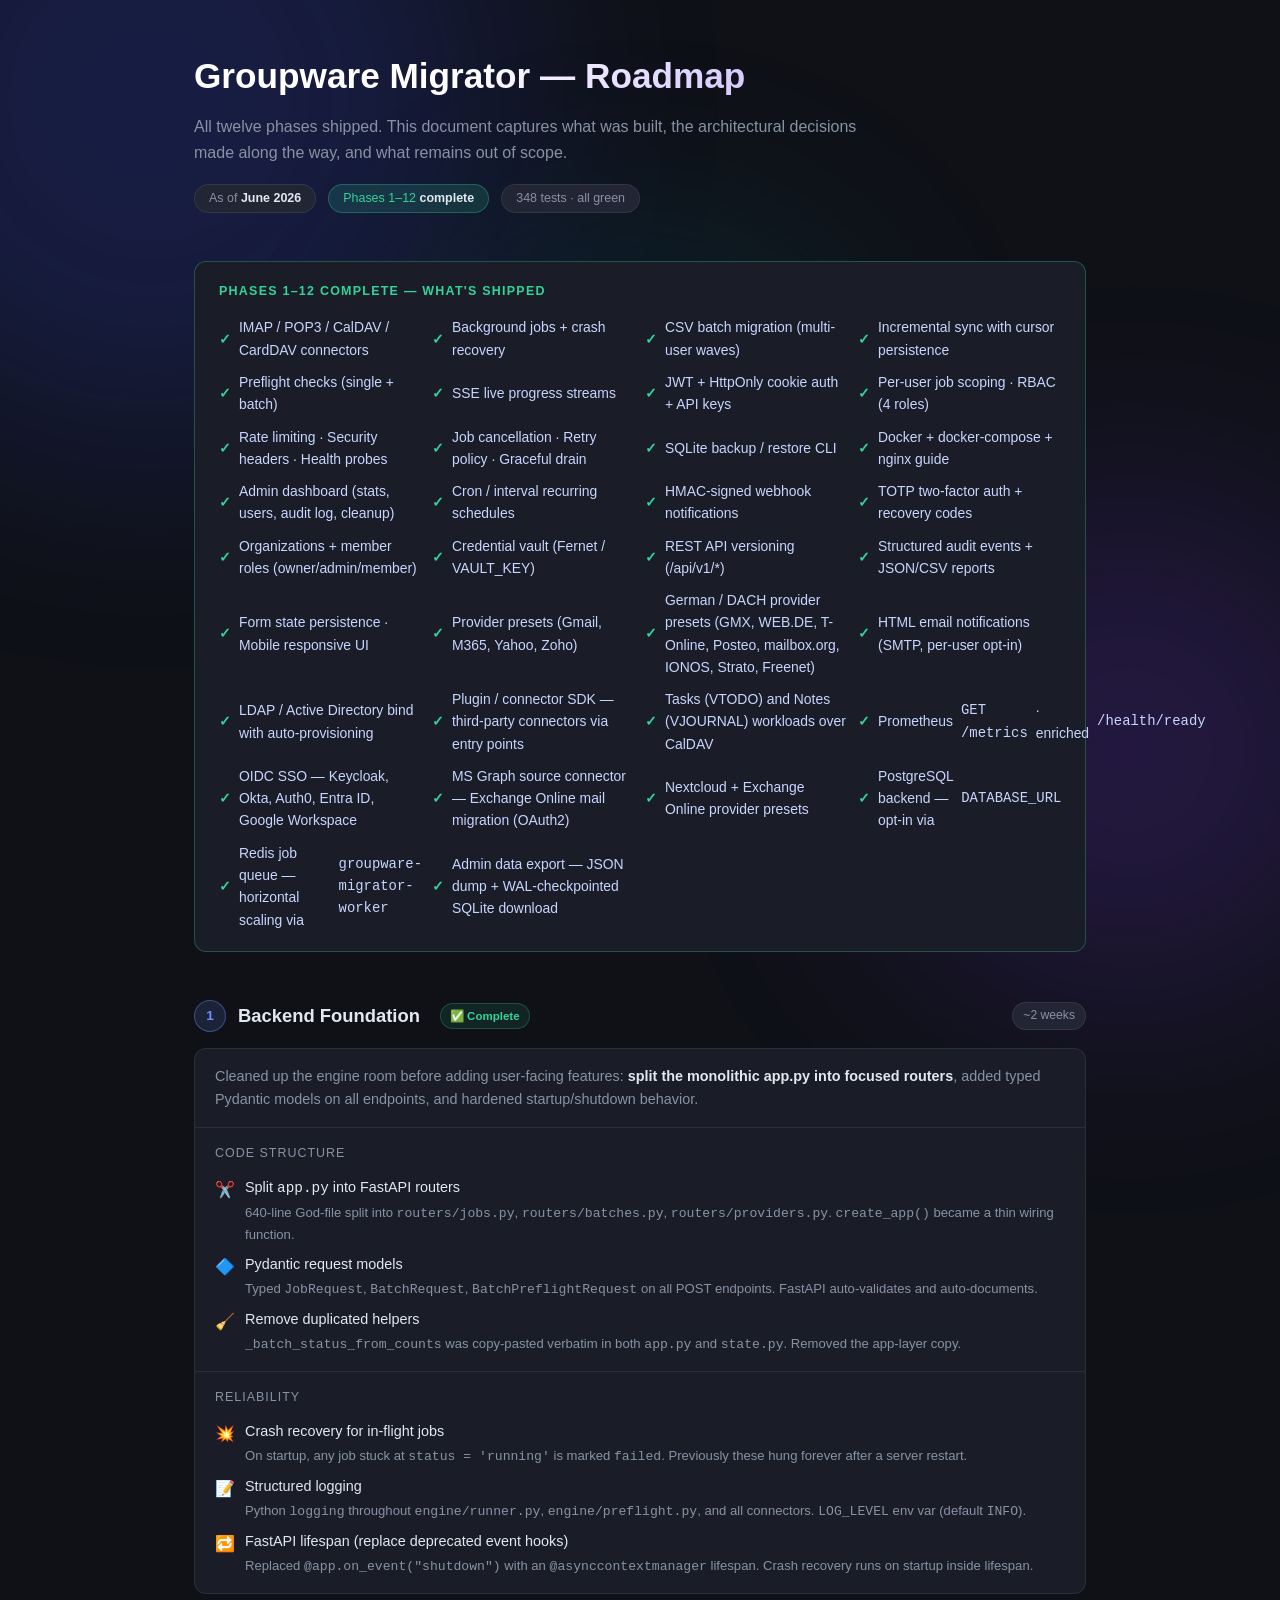
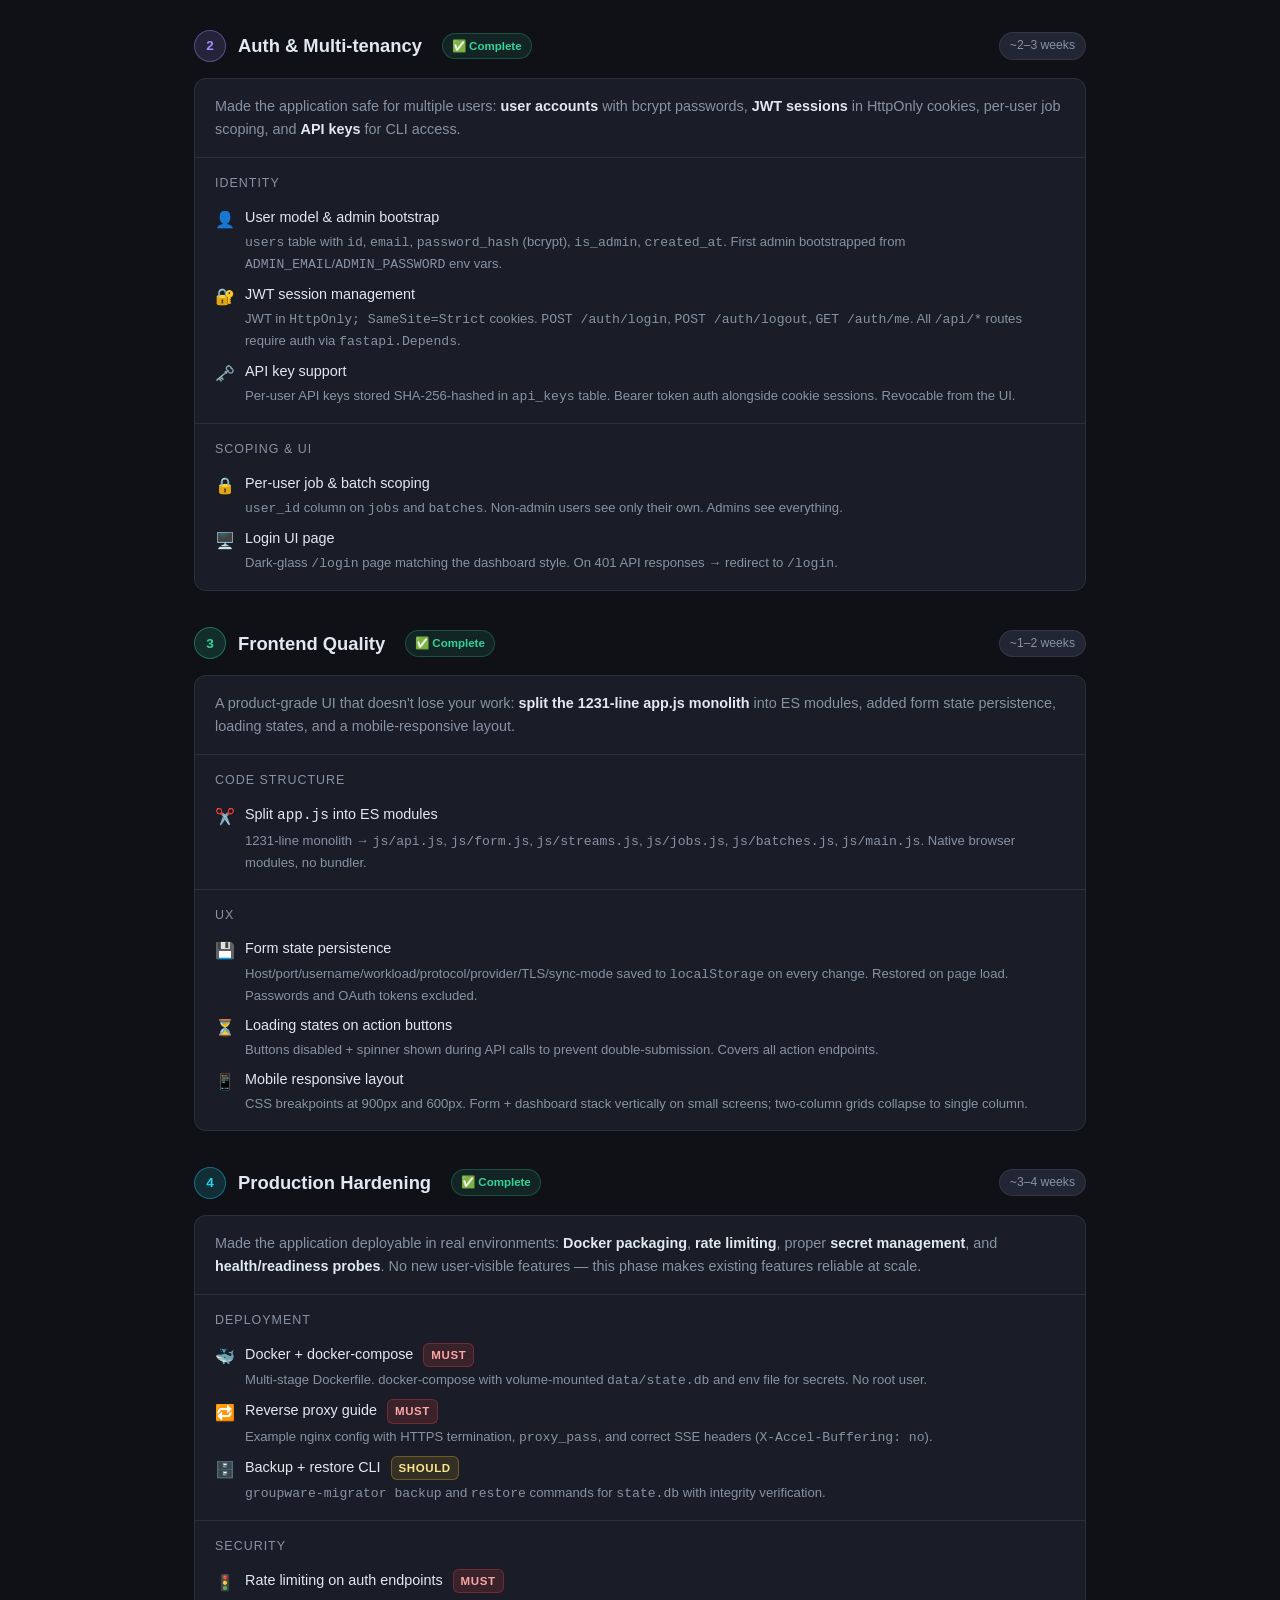
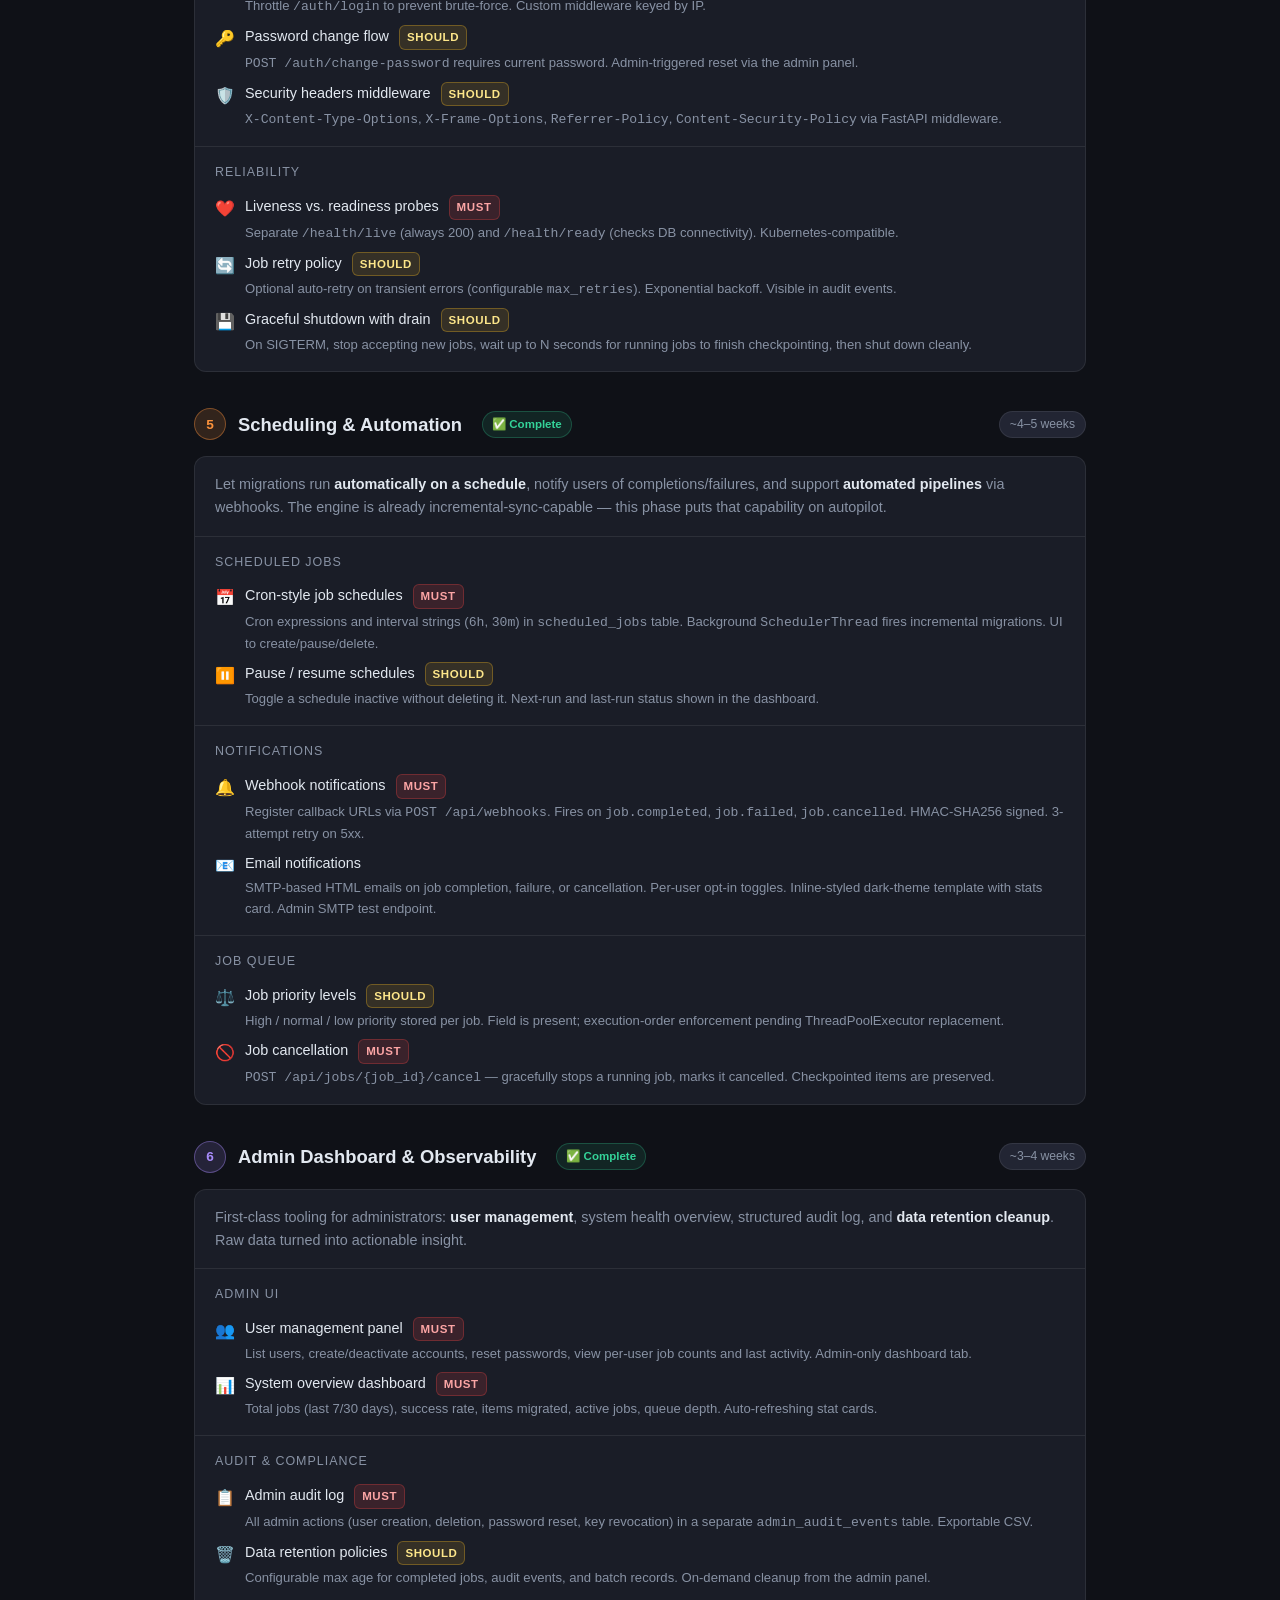
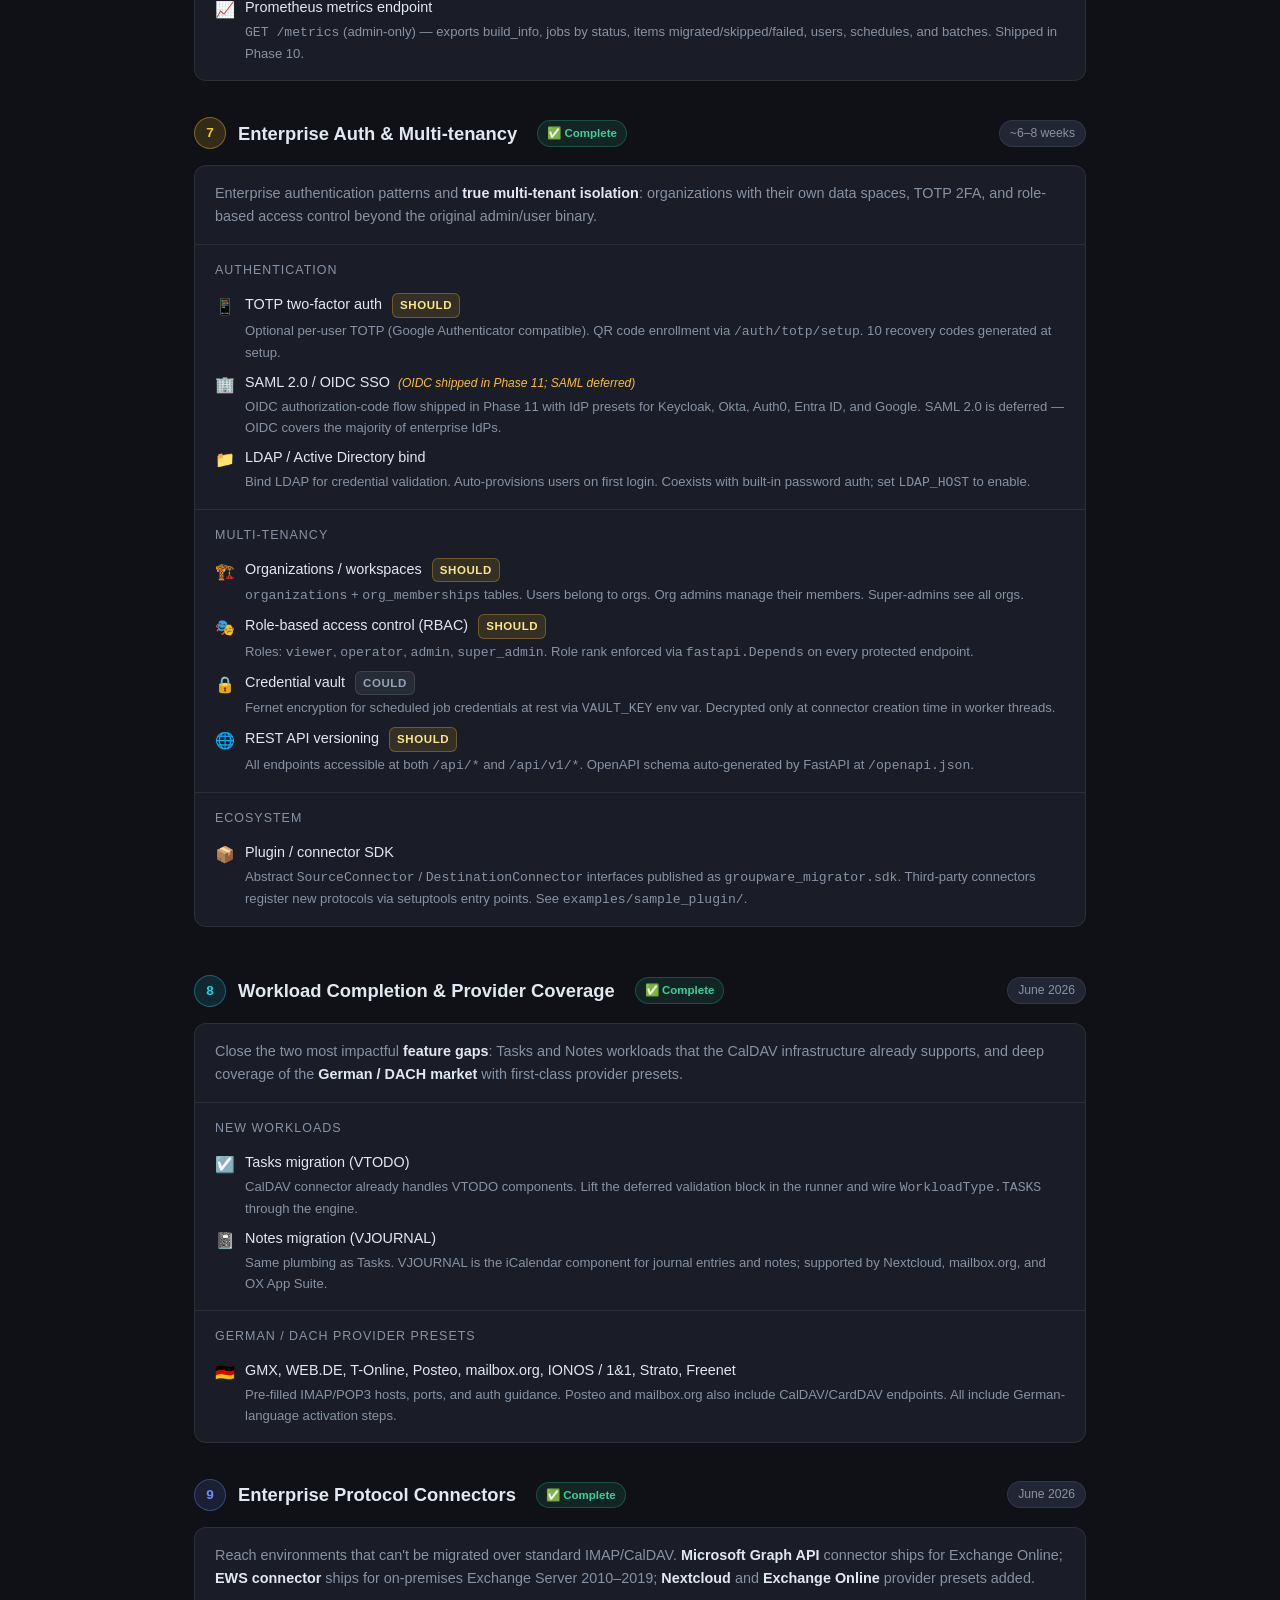
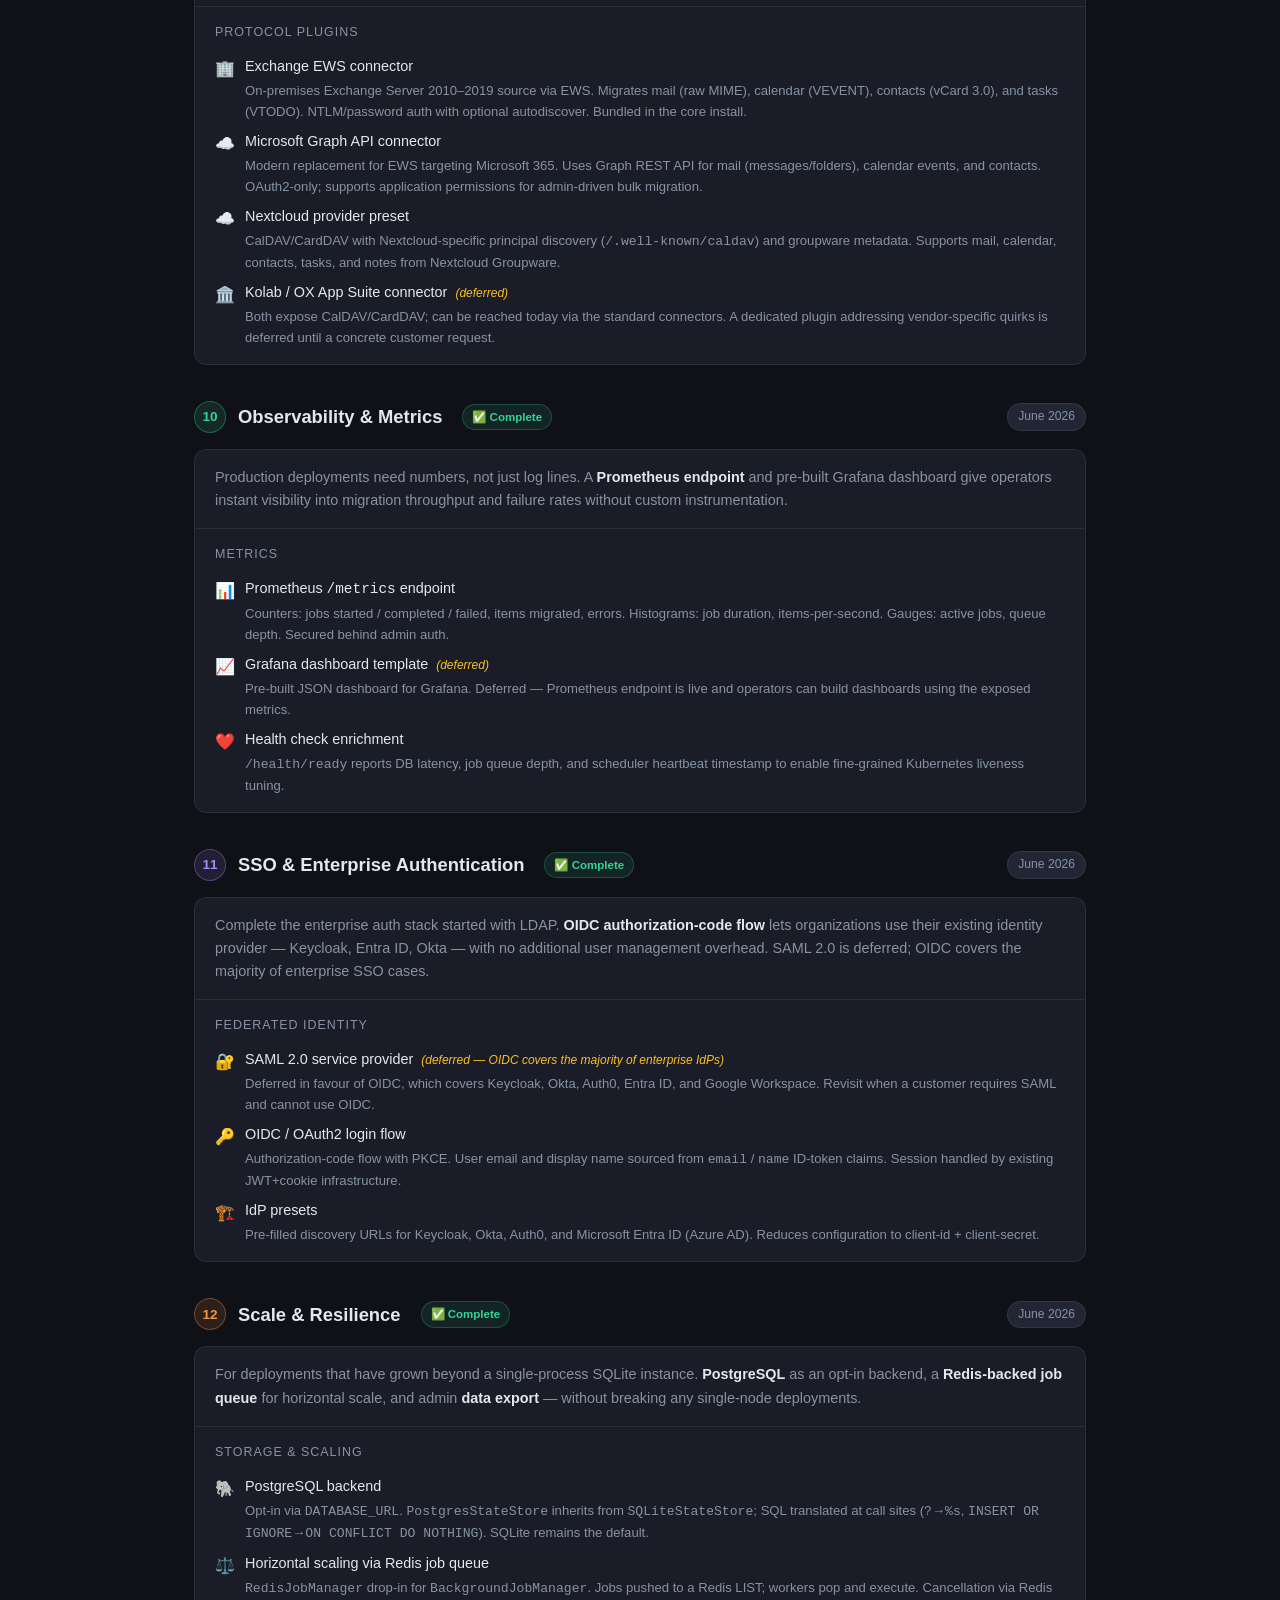
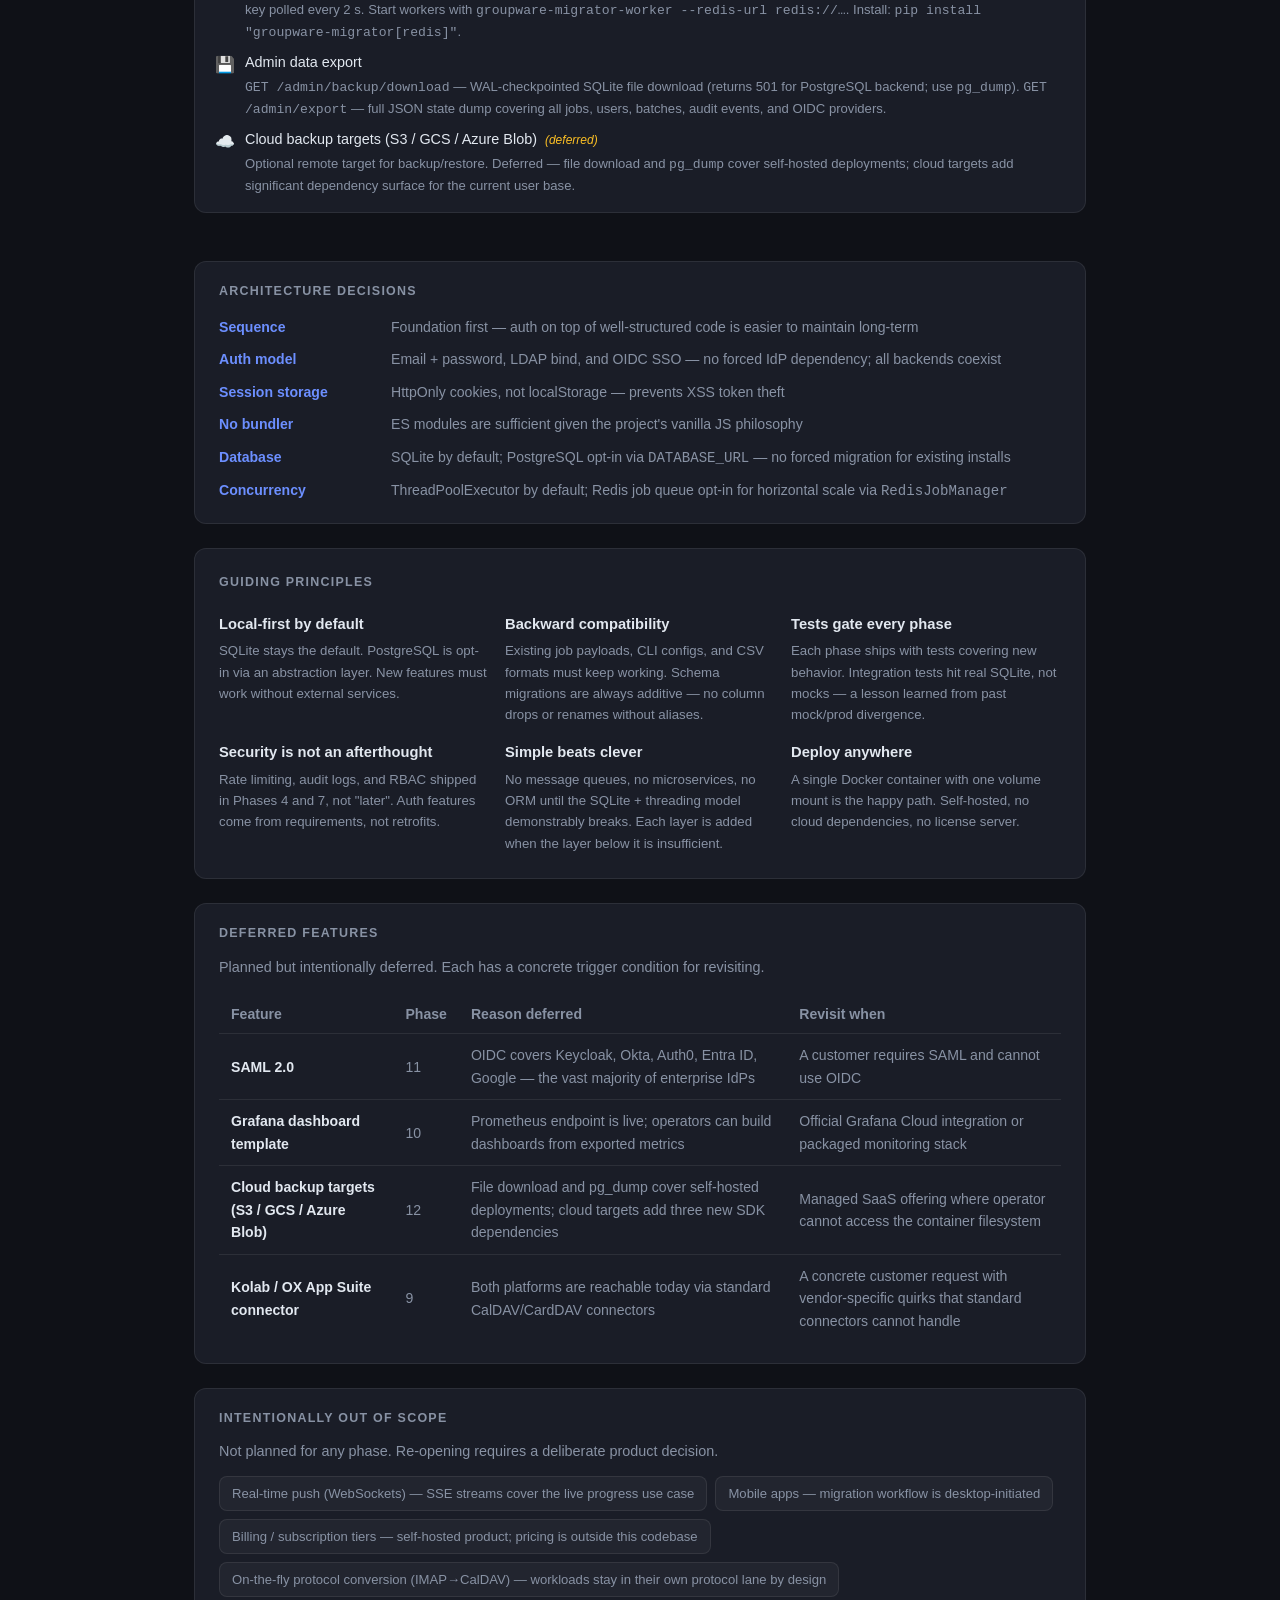
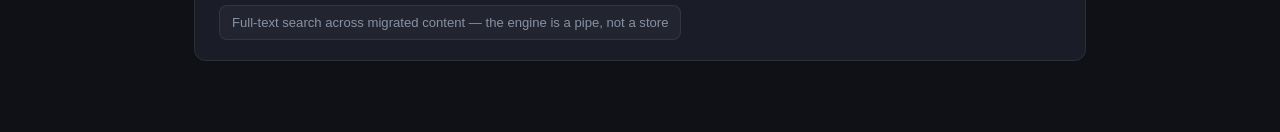
<file: roadmap.html>
<!DOCTYPE html>
<html lang="en">
<head>
  <meta charset="UTF-8" />
  <meta name="viewport" content="width=device-width, initial-scale=1.0" />
  <title>Groupware Migrator — Roadmap</title>
  <style>
    *, *::before, *::after { box-sizing: border-box; margin: 0; padding: 0; }

    :root {
      --bg: #0f1117;
      --surface: #1a1d27;
      --surface2: #222533;
      --border: rgba(255,255,255,0.08);
      --accent: #6c8fff;
      --accent2: #a78bfa;
      --green: #34d399;
      --yellow: #fbbf24;
      --red: #f87171;
      --orange: #fb923c;
      --cyan: #22d3ee;
      --text: #e2e8f0;
      --muted: #8892a4;
      --radius: 12px;
    }

    body { background: var(--bg); color: var(--text); font-family: -apple-system, BlinkMacSystemFont, "Segoe UI", sans-serif; font-size: 15px; line-height: 1.6; min-height: 100vh; }

    .orb { position: fixed; border-radius: 50%; filter: blur(120px); pointer-events: none; z-index: 0; opacity: 0.2; }
    .orb-a { width: 700px; height: 700px; background: #3b4ff0; top: -250px; left: -200px; }
    .orb-b { width: 500px; height: 500px; background: #7c3aed; bottom: -100px; right: -100px; }
    .orb-c { width: 400px; height: 400px; background: #0891b2; top: 50%; left: 50%; transform: translate(-50%, -50%); }

    .container { position: relative; z-index: 1; max-width: 940px; margin: 0 auto; padding: 48px 24px 100px; }

    header { margin-bottom: 48px; }
    header h1 { font-size: 2.2rem; font-weight: 700; background: linear-gradient(135deg, #fff 30%, var(--accent2)); -webkit-background-clip: text; -webkit-text-fill-color: transparent; background-clip: text; }
    header p { color: var(--muted); margin-top: 10px; font-size: 1rem; max-width: 680px; }
    .meta { display: flex; gap: 12px; margin-top: 18px; flex-wrap: wrap; }
    .badge { background: var(--surface2); border: 1px solid var(--border); border-radius: 20px; padding: 4px 14px; font-size: 0.78rem; color: var(--muted); }
    .badge strong { color: var(--text); }
    .badge.green { background: rgba(52,211,153,0.15); color: #34d399; border-color: rgba(52,211,153,0.3); }

    /* Foundation summary */
    .foundation { background: var(--surface); border: 1px solid rgba(52, 211, 153, 0.3); border-radius: var(--radius); padding: 20px 24px; margin-bottom: 48px; }
    .foundation h2 { font-size: 0.78rem; text-transform: uppercase; letter-spacing: 0.1em; color: var(--green); margin-bottom: 14px; }
    .foundation-grid { display: grid; grid-template-columns: repeat(auto-fit, minmax(200px, 1fr)); gap: 10px; }
    .foundation-item { display: flex; align-items: center; gap: 8px; font-size: 0.87rem; color: #c8d5ff; }
    .foundation-item::before { content: "✓"; color: var(--green); font-weight: 700; flex-shrink: 0; }

    /* Phase */
    .phase { margin-bottom: 36px; }
    .phase-header { display: flex; align-items: center; gap: 12px; margin-bottom: 16px; }
    .phase-number { width: 32px; height: 32px; border-radius: 50%; display: flex; align-items: center; justify-content: center; font-weight: 700; font-size: 0.85rem; flex-shrink: 0; }
    .phase-number.p1 { background: rgba(108,143,255,0.15); border: 1px solid rgba(108,143,255,0.4); color: var(--accent); }
    .phase-number.p2 { background: rgba(167,139,250,0.15); border: 1px solid rgba(167,139,250,0.4); color: var(--accent2); }
    .phase-number.p3 { background: rgba(52,211,153,0.15); border: 1px solid rgba(52,211,153,0.4); color: var(--green); }
    .phase-number.p4 { background: rgba(34,211,238,0.15); border: 1px solid rgba(34,211,238,0.4); color: var(--cyan); }
    .phase-number.p5 { background: rgba(251,146,60,0.15); border: 1px solid rgba(251,146,60,0.4); color: var(--orange); }
    .phase-number.p6 { background: rgba(167,139,250,0.15); border: 1px solid rgba(167,139,250,0.4); color: var(--accent2); }
    .phase-number.p7 { background: rgba(251,191,36,0.15); border: 1px solid rgba(251,191,36,0.4); color: var(--yellow); }
    .phase-number.p8  { background: rgba(34,211,238,0.12); border: 1px solid rgba(34,211,238,0.35); color: var(--cyan); }
    .phase-number.p9  { background: rgba(108,143,255,0.12); border: 1px solid rgba(108,143,255,0.35); color: var(--accent); }
    .phase-number.p10 { background: rgba(52,211,153,0.12); border: 1px solid rgba(52,211,153,0.35); color: var(--green); }
    .phase-number.p11 { background: rgba(167,139,250,0.12); border: 1px solid rgba(167,139,250,0.35); color: var(--accent2); }
    .phase-number.p12 { background: rgba(251,146,60,0.12); border: 1px solid rgba(251,146,60,0.35); color: var(--orange); }
    .phase-title { font-size: 1.15rem; font-weight: 600; }
    .phase-effort { margin-left: auto; font-size: 0.76rem; color: var(--muted); background: var(--surface2); border: 1px solid var(--border); padding: 3px 10px; border-radius: 20px; white-space: nowrap; }
    .phase-shipped { margin-left: 8px; font-size: 0.72rem; font-weight: 700; color: var(--green); background: rgba(52,211,153,0.1); border: 1px solid rgba(52,211,153,0.25); padding: 3px 9px; border-radius: 20px; }
    .deferred-note { font-size: 0.75rem; color: var(--yellow); font-style: italic; margin-left: 4px; }

    .phase-body { background: var(--surface); border: 1px solid var(--border); border-radius: var(--radius); overflow: hidden; }

    .phase-desc { padding: 16px 20px; color: var(--muted); font-size: 0.9rem; border-bottom: 1px solid var(--border); }
    .phase-desc strong { color: var(--text); }

    /* Feature groups inside a phase */
    .feature-group { padding: 16px 20px; border-bottom: 1px solid var(--border); }
    .feature-group:last-child { border-bottom: none; }
    .feature-group-title { font-size: 0.78rem; text-transform: uppercase; letter-spacing: 0.08em; color: var(--muted); margin-bottom: 12px; }

    .feature-list { display: grid; gap: 8px; }
    .feature { display: flex; align-items: flex-start; gap: 10px; }
    .feature-icon { font-size: 1rem; flex-shrink: 0; margin-top: 1px; }
    .feature-name { font-size: 0.9rem; font-weight: 500; }
    .feature-detail { font-size: 0.82rem; color: var(--muted); margin-top: 2px; }

    /* Priority tags */
    .tag { display: inline-block; border-radius: 6px; padding: 2px 7px; font-size: 0.72rem; font-weight: 600; text-transform: uppercase; letter-spacing: 0.05em; margin-left: 6px; }
    .tag.must { background: rgba(239,68,68,0.15); color: #fca5a5; border: 1px solid rgba(239,68,68,0.3); }
    .tag.should { background: rgba(251,191,36,0.12); color: #fde68a; border: 1px solid rgba(251,191,36,0.3); }
    .tag.could { background: rgba(148,163,184,0.1); color: #94a3b8; border: 1px solid rgba(148,163,184,0.2); }

    /* Architecture decisions */
    .decisions { background: var(--surface); border: 1px solid var(--border); border-radius: var(--radius); padding: 20px 24px; margin-bottom: 24px; }
    .decisions h2 { font-size: 0.78rem; text-transform: uppercase; letter-spacing: 0.1em; color: var(--muted); margin-bottom: 14px; }
    .decision { display: flex; gap: 12px; margin-bottom: 10px; font-size: 0.88rem; }
    .decision:last-child { margin-bottom: 0; }
    .decision-key { color: var(--accent); font-weight: 600; white-space: nowrap; min-width: 160px; }
    .decision-val { color: var(--muted); }

    /* Principles section */
    .principles { background: var(--surface); border: 1px solid var(--border); border-radius: var(--radius); padding: 24px; margin-bottom: 24px; }
    .principles h2 { font-size: 0.78rem; text-transform: uppercase; letter-spacing: 0.1em; color: var(--muted); margin-bottom: 20px; }
    .principles-grid { display: grid; grid-template-columns: repeat(auto-fit, minmax(240px, 1fr)); gap: 16px; }
    .principle-title { font-size: 0.92rem; font-weight: 600; margin-bottom: 4px; }
    .principle-body { font-size: 0.83rem; color: var(--muted); }

    /* Defer list */
    .defer-section { background: var(--surface); border: 1px solid var(--border); border-radius: var(--radius); padding: 20px 24px; margin-bottom: 24px; }
    .defer-section h2 { font-size: 0.78rem; text-transform: uppercase; letter-spacing: 0.1em; color: var(--muted); margin-bottom: 12px; }
    .defer-list { display: flex; flex-wrap: wrap; gap: 8px; }
    .defer-item { background: rgba(255,255,255,0.04); border: 1px solid var(--border); border-radius: 8px; padding: 6px 12px; font-size: 0.82rem; color: var(--muted); }

    .section-spacer { margin-top: 48px; }

    @media (max-width: 600px) {
      header h1 { font-size: 1.6rem; }
      .container { padding: 32px 16px 60px; }
      .foundation-grid { grid-template-columns: 1fr; }
      .principles-grid { grid-template-columns: 1fr; }
      .decision { flex-direction: column; gap: 2px; }
      .decision-key { min-width: 0; }
    }
  </style>
</head>
<body>
  <div class="orb orb-a"></div>
  <div class="orb orb-b"></div>
  <div class="orb orb-c"></div>

  <div class="container">
    <header>
      <h1>Groupware Migrator — Roadmap</h1>
      <p>All twelve phases shipped. This document captures what was built, the architectural decisions made along the way, and what remains out of scope.</p>
      <div class="meta">
        <div class="badge">As of <strong>June 2026</strong></div>
        <div class="badge green">Phases 1–12 <strong>complete</strong></div>
        <div class="badge">348 tests · all green</div>
      </div>
    </header>

    <!-- What's shipped -->
    <div class="foundation">
      <h2>Phases 1–12 Complete — What's Shipped</h2>
      <div class="foundation-grid">
        <div class="foundation-item">IMAP / POP3 / CalDAV / CardDAV connectors</div>
        <div class="foundation-item">Background jobs + crash recovery</div>
        <div class="foundation-item">CSV batch migration (multi-user waves)</div>
        <div class="foundation-item">Incremental sync with cursor persistence</div>
        <div class="foundation-item">Preflight checks (single + batch)</div>
        <div class="foundation-item">SSE live progress streams</div>
        <div class="foundation-item">JWT + HttpOnly cookie auth + API keys</div>
        <div class="foundation-item">Per-user job scoping · RBAC (4 roles)</div>
        <div class="foundation-item">Rate limiting · Security headers · Health probes</div>
        <div class="foundation-item">Job cancellation · Retry policy · Graceful drain</div>
        <div class="foundation-item">SQLite backup / restore CLI</div>
        <div class="foundation-item">Docker + docker-compose + nginx guide</div>
        <div class="foundation-item">Admin dashboard (stats, users, audit log, cleanup)</div>
        <div class="foundation-item">Cron / interval recurring schedules</div>
        <div class="foundation-item">HMAC-signed webhook notifications</div>
        <div class="foundation-item">TOTP two-factor auth + recovery codes</div>
        <div class="foundation-item">Organizations + member roles (owner/admin/member)</div>
        <div class="foundation-item">Credential vault (Fernet / VAULT_KEY)</div>
        <div class="foundation-item">REST API versioning (/api/v1/*)</div>
        <div class="foundation-item">Structured audit events + JSON/CSV reports</div>
        <div class="foundation-item">Form state persistence · Mobile responsive UI</div>
        <div class="foundation-item">Provider presets (Gmail, M365, Yahoo, Zoho)</div>
        <div class="foundation-item">German / DACH provider presets (GMX, WEB.DE, T-Online, Posteo, mailbox.org, IONOS, Strato, Freenet)</div>
        <div class="foundation-item">HTML email notifications (SMTP, per-user opt-in)</div>
        <div class="foundation-item">LDAP / Active Directory bind with auto-provisioning</div>
        <div class="foundation-item">Plugin / connector SDK — third-party connectors via entry points</div>
        <div class="foundation-item">Tasks (VTODO) and Notes (VJOURNAL) workloads over CalDAV</div>
        <div class="foundation-item">Prometheus <code>GET /metrics</code> · enriched <code>/health/ready</code></div>
        <div class="foundation-item">OIDC SSO — Keycloak, Okta, Auth0, Entra ID, Google Workspace</div>
        <div class="foundation-item">MS Graph source connector — Exchange Online mail migration (OAuth2)</div>
        <div class="foundation-item">Nextcloud + Exchange Online provider presets</div>
        <div class="foundation-item">PostgreSQL backend — opt-in via <code>DATABASE_URL</code></div>
        <div class="foundation-item">Redis job queue — horizontal scaling via <code>groupware-migrator-worker</code></div>
        <div class="foundation-item">Admin data export — JSON dump + WAL-checkpointed SQLite download</div>
      </div>
    </div>

    <!-- Phase 1 -->
    <div class="phase">
      <div class="phase-header">
        <div class="phase-number p1">1</div>
        <div class="phase-title">Backend Foundation</div>
        <span class="phase-shipped">✅ Complete</span>
        <div class="phase-effort">~2 weeks</div>
      </div>
      <div class="phase-body">
        <div class="phase-desc">
          Cleaned up the engine room before adding user-facing features: <strong>split the monolithic app.py into focused routers</strong>, added typed Pydantic models on all endpoints, and hardened startup/shutdown behavior.
        </div>
        <div class="feature-group">
          <div class="feature-group-title">Code Structure</div>
          <div class="feature-list">
            <div class="feature">
              <div class="feature-icon">✂️</div>
              <div class="feature-content">
                <div class="feature-name">Split <code>app.py</code> into FastAPI routers</div>
                <div class="feature-detail">640-line God-file split into <code>routers/jobs.py</code>, <code>routers/batches.py</code>, <code>routers/providers.py</code>. <code>create_app()</code> became a thin wiring function.</div>
              </div>
            </div>
            <div class="feature">
              <div class="feature-icon">🔷</div>
              <div class="feature-content">
                <div class="feature-name">Pydantic request models</div>
                <div class="feature-detail">Typed <code>JobRequest</code>, <code>BatchRequest</code>, <code>BatchPreflightRequest</code> on all POST endpoints. FastAPI auto-validates and auto-documents.</div>
              </div>
            </div>
            <div class="feature">
              <div class="feature-icon">🧹</div>
              <div class="feature-content">
                <div class="feature-name">Remove duplicated helpers</div>
                <div class="feature-detail"><code>_batch_status_from_counts</code> was copy-pasted verbatim in both <code>app.py</code> and <code>state.py</code>. Removed the app-layer copy.</div>
              </div>
            </div>
          </div>
        </div>
        <div class="feature-group">
          <div class="feature-group-title">Reliability</div>
          <div class="feature-list">
            <div class="feature">
              <div class="feature-icon">💥</div>
              <div class="feature-content">
                <div class="feature-name">Crash recovery for in-flight jobs</div>
                <div class="feature-detail">On startup, any job stuck at <code>status = 'running'</code> is marked <code>failed</code>. Previously these hung forever after a server restart.</div>
              </div>
            </div>
            <div class="feature">
              <div class="feature-icon">📝</div>
              <div class="feature-content">
                <div class="feature-name">Structured logging</div>
                <div class="feature-detail">Python <code>logging</code> throughout <code>engine/runner.py</code>, <code>engine/preflight.py</code>, and all connectors. <code>LOG_LEVEL</code> env var (default <code>INFO</code>).</div>
              </div>
            </div>
            <div class="feature">
              <div class="feature-icon">🔁</div>
              <div class="feature-content">
                <div class="feature-name">FastAPI lifespan (replace deprecated event hooks)</div>
                <div class="feature-detail">Replaced <code>@app.on_event("shutdown")</code> with an <code>@asynccontextmanager</code> lifespan. Crash recovery runs on startup inside lifespan.</div>
              </div>
            </div>
          </div>
        </div>
      </div>
    </div>

    <!-- Phase 2 -->
    <div class="phase">
      <div class="phase-header">
        <div class="phase-number p2">2</div>
        <div class="phase-title">Auth &amp; Multi-tenancy</div>
        <span class="phase-shipped">✅ Complete</span>
        <div class="phase-effort">~2–3 weeks</div>
      </div>
      <div class="phase-body">
        <div class="phase-desc">
          Made the application safe for multiple users: <strong>user accounts</strong> with bcrypt passwords, <strong>JWT sessions</strong> in HttpOnly cookies, per-user job scoping, and <strong>API keys</strong> for CLI access.
        </div>
        <div class="feature-group">
          <div class="feature-group-title">Identity</div>
          <div class="feature-list">
            <div class="feature">
              <div class="feature-icon">👤</div>
              <div class="feature-content">
                <div class="feature-name">User model &amp; admin bootstrap</div>
                <div class="feature-detail"><code>users</code> table with <code>id</code>, <code>email</code>, <code>password_hash</code> (bcrypt), <code>is_admin</code>, <code>created_at</code>. First admin bootstrapped from <code>ADMIN_EMAIL</code>/<code>ADMIN_PASSWORD</code> env vars.</div>
              </div>
            </div>
            <div class="feature">
              <div class="feature-icon">🔐</div>
              <div class="feature-content">
                <div class="feature-name">JWT session management</div>
                <div class="feature-detail">JWT in <code>HttpOnly; SameSite=Strict</code> cookies. <code>POST /auth/login</code>, <code>POST /auth/logout</code>, <code>GET /auth/me</code>. All <code>/api/*</code> routes require auth via <code>fastapi.Depends</code>.</div>
              </div>
            </div>
            <div class="feature">
              <div class="feature-icon">🗝️</div>
              <div class="feature-content">
                <div class="feature-name">API key support</div>
                <div class="feature-detail">Per-user API keys stored SHA-256-hashed in <code>api_keys</code> table. Bearer token auth alongside cookie sessions. Revocable from the UI.</div>
              </div>
            </div>
          </div>
        </div>
        <div class="feature-group">
          <div class="feature-group-title">Scoping &amp; UI</div>
          <div class="feature-list">
            <div class="feature">
              <div class="feature-icon">🔒</div>
              <div class="feature-content">
                <div class="feature-name">Per-user job &amp; batch scoping</div>
                <div class="feature-detail"><code>user_id</code> column on <code>jobs</code> and <code>batches</code>. Non-admin users see only their own. Admins see everything.</div>
              </div>
            </div>
            <div class="feature">
              <div class="feature-icon">🖥️</div>
              <div class="feature-content">
                <div class="feature-name">Login UI page</div>
                <div class="feature-detail">Dark-glass <code>/login</code> page matching the dashboard style. On 401 API responses → redirect to <code>/login</code>.</div>
              </div>
            </div>
          </div>
        </div>
      </div>
    </div>

    <!-- Phase 3 -->
    <div class="phase">
      <div class="phase-header">
        <div class="phase-number p3">3</div>
        <div class="phase-title">Frontend Quality</div>
        <span class="phase-shipped">✅ Complete</span>
        <div class="phase-effort">~1–2 weeks</div>
      </div>
      <div class="phase-body">
        <div class="phase-desc">
          A product-grade UI that doesn't lose your work: <strong>split the 1231-line app.js monolith</strong> into ES modules, added form state persistence, loading states, and a mobile-responsive layout.
        </div>
        <div class="feature-group">
          <div class="feature-group-title">Code Structure</div>
          <div class="feature-list">
            <div class="feature">
              <div class="feature-icon">✂️</div>
              <div class="feature-content">
                <div class="feature-name">Split <code>app.js</code> into ES modules</div>
                <div class="feature-detail">1231-line monolith → <code>js/api.js</code>, <code>js/form.js</code>, <code>js/streams.js</code>, <code>js/jobs.js</code>, <code>js/batches.js</code>, <code>js/main.js</code>. Native browser modules, no bundler.</div>
              </div>
            </div>
          </div>
        </div>
        <div class="feature-group">
          <div class="feature-group-title">UX</div>
          <div class="feature-list">
            <div class="feature">
              <div class="feature-icon">💾</div>
              <div class="feature-content">
                <div class="feature-name">Form state persistence</div>
                <div class="feature-detail">Host/port/username/workload/protocol/provider/TLS/sync-mode saved to <code>localStorage</code> on every change. Restored on page load. Passwords and OAuth tokens excluded.</div>
              </div>
            </div>
            <div class="feature">
              <div class="feature-icon">⏳</div>
              <div class="feature-content">
                <div class="feature-name">Loading states on action buttons</div>
                <div class="feature-detail">Buttons disabled + spinner shown during API calls to prevent double-submission. Covers all action endpoints.</div>
              </div>
            </div>
            <div class="feature">
              <div class="feature-icon">📱</div>
              <div class="feature-content">
                <div class="feature-name">Mobile responsive layout</div>
                <div class="feature-detail">CSS breakpoints at 900px and 600px. Form + dashboard stack vertically on small screens; two-column grids collapse to single column.</div>
              </div>
            </div>
          </div>
        </div>
      </div>
    </div>

    <!-- Phase 4 -->
    <div class="phase">
      <div class="phase-header">
        <div class="phase-number p4">4</div>
        <div class="phase-title">Production Hardening</div>
        <span class="phase-shipped">✅ Complete</span>
        <div class="phase-effort">~3–4 weeks</div>
      </div>
      <div class="phase-body">
        <div class="phase-desc">
          Made the application deployable in real environments: <strong>Docker packaging</strong>, <strong>rate limiting</strong>, proper <strong>secret management</strong>, and <strong>health/readiness probes</strong>. No new user-visible features — this phase makes existing features reliable at scale.
        </div>
        <div class="feature-group">
          <div class="feature-group-title">Deployment</div>
          <div class="feature-list">
            <div class="feature">
              <div class="feature-icon">🐳</div>
              <div class="feature-content">
                <div class="feature-name">Docker + docker-compose <span class="tag must">must</span></div>
                <div class="feature-detail">Multi-stage Dockerfile. docker-compose with volume-mounted <code>data/state.db</code> and env file for secrets. No root user.</div>
              </div>
            </div>
            <div class="feature">
              <div class="feature-icon">🔁</div>
              <div class="feature-content">
                <div class="feature-name">Reverse proxy guide <span class="tag must">must</span></div>
                <div class="feature-detail">Example nginx config with HTTPS termination, <code>proxy_pass</code>, and correct SSE headers (<code>X-Accel-Buffering: no</code>).</div>
              </div>
            </div>
            <div class="feature">
              <div class="feature-icon">🗄️</div>
              <div class="feature-content">
                <div class="feature-name">Backup + restore CLI <span class="tag should">should</span></div>
                <div class="feature-detail"><code>groupware-migrator backup</code> and <code>restore</code> commands for <code>state.db</code> with integrity verification.</div>
              </div>
            </div>
          </div>
        </div>
        <div class="feature-group">
          <div class="feature-group-title">Security</div>
          <div class="feature-list">
            <div class="feature">
              <div class="feature-icon">🚦</div>
              <div class="feature-content">
                <div class="feature-name">Rate limiting on auth endpoints <span class="tag must">must</span></div>
                <div class="feature-detail">Throttle <code>/auth/login</code> to prevent brute-force. Custom middleware keyed by IP.</div>
              </div>
            </div>
            <div class="feature">
              <div class="feature-icon">🔑</div>
              <div class="feature-content">
                <div class="feature-name">Password change flow <span class="tag should">should</span></div>
                <div class="feature-detail"><code>POST /auth/change-password</code> requires current password. Admin-triggered reset via the admin panel.</div>
              </div>
            </div>
            <div class="feature">
              <div class="feature-icon">🛡️</div>
              <div class="feature-content">
                <div class="feature-name">Security headers middleware <span class="tag should">should</span></div>
                <div class="feature-detail"><code>X-Content-Type-Options</code>, <code>X-Frame-Options</code>, <code>Referrer-Policy</code>, <code>Content-Security-Policy</code> via FastAPI middleware.</div>
              </div>
            </div>
          </div>
        </div>
        <div class="feature-group">
          <div class="feature-group-title">Reliability</div>
          <div class="feature-list">
            <div class="feature">
              <div class="feature-icon">❤️</div>
              <div class="feature-content">
                <div class="feature-name">Liveness vs. readiness probes <span class="tag must">must</span></div>
                <div class="feature-detail">Separate <code>/health/live</code> (always 200) and <code>/health/ready</code> (checks DB connectivity). Kubernetes-compatible.</div>
              </div>
            </div>
            <div class="feature">
              <div class="feature-icon">🔄</div>
              <div class="feature-content">
                <div class="feature-name">Job retry policy <span class="tag should">should</span></div>
                <div class="feature-detail">Optional auto-retry on transient errors (configurable <code>max_retries</code>). Exponential backoff. Visible in audit events.</div>
              </div>
            </div>
            <div class="feature">
              <div class="feature-icon">💾</div>
              <div class="feature-content">
                <div class="feature-name">Graceful shutdown with drain <span class="tag should">should</span></div>
                <div class="feature-detail">On SIGTERM, stop accepting new jobs, wait up to N seconds for running jobs to finish checkpointing, then shut down cleanly.</div>
              </div>
            </div>
          </div>
        </div>
      </div>
    </div>

    <!-- Phase 5 -->
    <div class="phase">
      <div class="phase-header">
        <div class="phase-number p5">5</div>
        <div class="phase-title">Scheduling &amp; Automation</div>
        <span class="phase-shipped">✅ Complete</span>
        <div class="phase-effort">~4–5 weeks</div>
      </div>
      <div class="phase-body">
        <div class="phase-desc">
          Let migrations run <strong>automatically on a schedule</strong>, notify users of completions/failures, and support <strong>automated pipelines</strong> via webhooks. The engine is already incremental-sync-capable — this phase puts that capability on autopilot.
        </div>
        <div class="feature-group">
          <div class="feature-group-title">Scheduled Jobs</div>
          <div class="feature-list">
            <div class="feature">
              <div class="feature-icon">📅</div>
              <div class="feature-content">
                <div class="feature-name">Cron-style job schedules <span class="tag must">must</span></div>
                <div class="feature-detail">Cron expressions and interval strings (<code>6h</code>, <code>30m</code>) in <code>scheduled_jobs</code> table. Background <code>SchedulerThread</code> fires incremental migrations. UI to create/pause/delete.</div>
              </div>
            </div>
            <div class="feature">
              <div class="feature-icon">⏸️</div>
              <div class="feature-content">
                <div class="feature-name">Pause / resume schedules <span class="tag should">should</span></div>
                <div class="feature-detail">Toggle a schedule inactive without deleting it. Next-run and last-run status shown in the dashboard.</div>
              </div>
            </div>
          </div>
        </div>
        <div class="feature-group">
          <div class="feature-group-title">Notifications</div>
          <div class="feature-list">
            <div class="feature">
              <div class="feature-icon">🔔</div>
              <div class="feature-content">
                <div class="feature-name">Webhook notifications <span class="tag must">must</span></div>
                <div class="feature-detail">Register callback URLs via <code>POST /api/webhooks</code>. Fires on <code>job.completed</code>, <code>job.failed</code>, <code>job.cancelled</code>. HMAC-SHA256 signed. 3-attempt retry on 5xx.</div>
              </div>
            </div>
            <div class="feature">
              <div class="feature-icon">📧</div>
              <div class="feature-content">
                <div class="feature-name">Email notifications</div>
                <div class="feature-detail">SMTP-based HTML emails on job completion, failure, or cancellation. Per-user opt-in toggles. Inline-styled dark-theme template with stats card. Admin SMTP test endpoint.</div>
              </div>
            </div>
          </div>
        </div>
        <div class="feature-group">
          <div class="feature-group-title">Job Queue</div>
          <div class="feature-list">
            <div class="feature">
              <div class="feature-icon">⚖️</div>
              <div class="feature-content">
                <div class="feature-name">Job priority levels <span class="tag should">should</span></div>
                <div class="feature-detail">High / normal / low priority stored per job. Field is present; execution-order enforcement pending ThreadPoolExecutor replacement.</div>
              </div>
            </div>
            <div class="feature">
              <div class="feature-icon">🚫</div>
              <div class="feature-content">
                <div class="feature-name">Job cancellation <span class="tag must">must</span></div>
                <div class="feature-detail"><code>POST /api/jobs/{job_id}/cancel</code> — gracefully stops a running job, marks it cancelled. Checkpointed items are preserved.</div>
              </div>
            </div>
          </div>
        </div>
      </div>
    </div>

    <!-- Phase 6 -->
    <div class="phase">
      <div class="phase-header">
        <div class="phase-number p6">6</div>
        <div class="phase-title">Admin Dashboard &amp; Observability</div>
        <span class="phase-shipped">✅ Complete</span>
        <div class="phase-effort">~3–4 weeks</div>
      </div>
      <div class="phase-body">
        <div class="phase-desc">
          First-class tooling for administrators: <strong>user management</strong>, system health overview, structured audit log, and <strong>data retention cleanup</strong>. Raw data turned into actionable insight.
        </div>
        <div class="feature-group">
          <div class="feature-group-title">Admin UI</div>
          <div class="feature-list">
            <div class="feature">
              <div class="feature-icon">👥</div>
              <div class="feature-content">
                <div class="feature-name">User management panel <span class="tag must">must</span></div>
                <div class="feature-detail">List users, create/deactivate accounts, reset passwords, view per-user job counts and last activity. Admin-only dashboard tab.</div>
              </div>
            </div>
            <div class="feature">
              <div class="feature-icon">📊</div>
              <div class="feature-content">
                <div class="feature-name">System overview dashboard <span class="tag must">must</span></div>
                <div class="feature-detail">Total jobs (last 7/30 days), success rate, items migrated, active jobs, queue depth. Auto-refreshing stat cards.</div>
              </div>
            </div>
          </div>
        </div>
        <div class="feature-group">
          <div class="feature-group-title">Audit &amp; Compliance</div>
          <div class="feature-list">
            <div class="feature">
              <div class="feature-icon">📋</div>
              <div class="feature-content">
                <div class="feature-name">Admin audit log <span class="tag must">must</span></div>
                <div class="feature-detail">All admin actions (user creation, deletion, password reset, key revocation) in a separate <code>admin_audit_events</code> table. Exportable CSV.</div>
              </div>
            </div>
            <div class="feature">
              <div class="feature-icon">🗑️</div>
              <div class="feature-content">
                <div class="feature-name">Data retention policies <span class="tag should">should</span></div>
                <div class="feature-detail">Configurable max age for completed jobs, audit events, and batch records. On-demand cleanup from the admin panel.</div>
              </div>
            </div>
            <div class="feature">
              <div class="feature-icon">📈</div>
              <div class="feature-content">
                <div class="feature-name">Prometheus metrics endpoint</div>
                <div class="feature-detail"><code>GET /metrics</code> (admin-only) — exports build_info, jobs by status, items migrated/skipped/failed, users, schedules, and batches. Shipped in Phase 10.</div>
              </div>
            </div>
          </div>
        </div>
      </div>
    </div>

    <!-- Phase 7 -->
    <div class="phase">
      <div class="phase-header">
        <div class="phase-number p7">7</div>
        <div class="phase-title">Enterprise Auth &amp; Multi-tenancy</div>
        <span class="phase-shipped">✅ Complete</span>
        <div class="phase-effort">~6–8 weeks</div>
      </div>
      <div class="phase-body">
        <div class="phase-desc">
          Enterprise authentication patterns and <strong>true multi-tenant isolation</strong>: organizations with their own data spaces, TOTP 2FA, and role-based access control beyond the original admin/user binary.
        </div>
        <div class="feature-group">
          <div class="feature-group-title">Authentication</div>
          <div class="feature-list">
            <div class="feature">
              <div class="feature-icon">📱</div>
              <div class="feature-content">
                <div class="feature-name">TOTP two-factor auth <span class="tag should">should</span></div>
                <div class="feature-detail">Optional per-user TOTP (Google Authenticator compatible). QR code enrollment via <code>/auth/totp/setup</code>. 10 recovery codes generated at setup.</div>
              </div>
            </div>
            <div class="feature">
              <div class="feature-icon">🏢</div>
              <div class="feature-content">
                <div class="feature-name">SAML 2.0 / OIDC SSO <span class="deferred-note">(OIDC shipped in Phase 11; SAML deferred)</span></div>
                <div class="feature-detail">OIDC authorization-code flow shipped in Phase 11 with IdP presets for Keycloak, Okta, Auth0, Entra ID, and Google. SAML 2.0 is deferred — OIDC covers the majority of enterprise IdPs.</div>
              </div>
            </div>
            <div class="feature">
              <div class="feature-icon">📁</div>
              <div class="feature-content">
                <div class="feature-name">LDAP / Active Directory bind</div>
                <div class="feature-detail">Bind LDAP for credential validation. Auto-provisions users on first login. Coexists with built-in password auth; set <code>LDAP_HOST</code> to enable.</div>
              </div>
            </div>
          </div>
        </div>
        <div class="feature-group">
          <div class="feature-group-title">Multi-tenancy</div>
          <div class="feature-list">
            <div class="feature">
              <div class="feature-icon">🏗️</div>
              <div class="feature-content">
                <div class="feature-name">Organizations / workspaces <span class="tag should">should</span></div>
                <div class="feature-detail"><code>organizations</code> + <code>org_memberships</code> tables. Users belong to orgs. Org admins manage their members. Super-admins see all orgs.</div>
              </div>
            </div>
            <div class="feature">
              <div class="feature-icon">🎭</div>
              <div class="feature-content">
                <div class="feature-name">Role-based access control (RBAC) <span class="tag should">should</span></div>
                <div class="feature-detail">Roles: <code>viewer</code>, <code>operator</code>, <code>admin</code>, <code>super_admin</code>. Role rank enforced via <code>fastapi.Depends</code> on every protected endpoint.</div>
              </div>
            </div>
            <div class="feature">
              <div class="feature-icon">🔒</div>
              <div class="feature-content">
                <div class="feature-name">Credential vault <span class="tag could">could</span></div>
                <div class="feature-detail">Fernet encryption for scheduled job credentials at rest via <code>VAULT_KEY</code> env var. Decrypted only at connector creation time in worker threads.</div>
              </div>
            </div>
            <div class="feature">
              <div class="feature-icon">🌐</div>
              <div class="feature-content">
                <div class="feature-name">REST API versioning <span class="tag should">should</span></div>
                <div class="feature-detail">All endpoints accessible at both <code>/api/*</code> and <code>/api/v1/*</code>. OpenAPI schema auto-generated by FastAPI at <code>/openapi.json</code>.</div>
              </div>
            </div>
          </div>
        </div>
        <div class="feature-group">
          <div class="feature-group-title">Ecosystem</div>
          <div class="feature-list">
            <div class="feature">
              <div class="feature-icon">📦</div>
              <div class="feature-content">
                <div class="feature-name">Plugin / connector SDK</div>
                <div class="feature-detail">Abstract <code>SourceConnector</code> / <code>DestinationConnector</code> interfaces published as <code>groupware_migrator.sdk</code>. Third-party connectors register new protocols via setuptools entry points. See <code>examples/sample_plugin/</code>.</div>
              </div>
            </div>
          </div>
        </div>
      </div>
    </div>

    <div class="section-spacer"></div>

    <!-- ═══════════════════════════════ COMPLETED PHASES (8–12) ═══════════════════════════════ -->

    <!-- Phase 8 -->
    <div class="phase">
      <div class="phase-header">
        <div class="phase-number p8">8</div>
        <div class="phase-title">Workload Completion &amp; Provider Coverage</div>
        <span class="phase-shipped">✅ Complete</span>
        <div class="phase-effort">June 2026</div>
      </div>
      <div class="phase-body">
        <div class="phase-desc">
          Close the two most impactful <strong>feature gaps</strong>: Tasks and Notes workloads that the CalDAV infrastructure already supports, and deep coverage of the <strong>German / DACH market</strong> with first-class provider presets.
        </div>
        <div class="feature-group">
          <div class="feature-group-title">New Workloads</div>
          <div class="feature-list">
            <div class="feature">
              <div class="feature-icon">☑️</div>
              <div class="feature-content">
                <div class="feature-name">Tasks migration (VTODO)</div>
                <div class="feature-detail">CalDAV connector already handles VTODO components. Lift the deferred validation block in the runner and wire <code>WorkloadType.TASKS</code> through the engine.</div>
              </div>
            </div>
            <div class="feature">
              <div class="feature-icon">📓</div>
              <div class="feature-content">
                <div class="feature-name">Notes migration (VJOURNAL)</div>
                <div class="feature-detail">Same plumbing as Tasks. VJOURNAL is the iCalendar component for journal entries and notes; supported by Nextcloud, mailbox.org, and OX App Suite.</div>
              </div>
            </div>
          </div>
        </div>
        <div class="feature-group">
          <div class="feature-group-title">German / DACH Provider Presets</div>
          <div class="feature-list">
            <div class="feature">
              <div class="feature-icon">🇩🇪</div>
              <div class="feature-content">
                <div class="feature-name">GMX, WEB.DE, T-Online, Posteo, mailbox.org, IONOS / 1&amp;1, Strato, Freenet</div>
                <div class="feature-detail">Pre-filled IMAP/POP3 hosts, ports, and auth guidance. Posteo and mailbox.org also include CalDAV/CardDAV endpoints. All include German-language activation steps.</div>
              </div>
            </div>
          </div>
        </div>
      </div>
    </div>

    <!-- Phase 9 -->
    <div class="phase">
      <div class="phase-header">
        <div class="phase-number p9">9</div>
        <div class="phase-title">Enterprise Protocol Connectors</div>
        <span class="phase-shipped">✅ Complete</span>
        <div class="phase-effort">June 2026</div>
      </div>
      <div class="phase-body">
        <div class="phase-desc">
          Reach environments that can't be migrated over standard IMAP/CalDAV. <strong>Microsoft Graph API</strong> connector ships for Exchange Online; <strong>EWS connector</strong> ships for on-premises Exchange Server 2010–2019; <strong>Nextcloud</strong> and <strong>Exchange Online</strong> provider presets added.
        </div>
        <div class="feature-group">
          <div class="feature-group-title">Protocol Plugins</div>
          <div class="feature-list">
            <div class="feature">
              <div class="feature-icon">🏢</div>
              <div class="feature-content">
                <div class="feature-name">Exchange EWS connector</div>
                <div class="feature-detail">On-premises Exchange Server 2010–2019 source via EWS. Migrates mail (raw MIME), calendar (VEVENT), contacts (vCard 3.0), and tasks (VTODO). NTLM/password auth with optional autodiscover. Bundled in the core install.</div>
              </div>
            </div>
            <div class="feature">
              <div class="feature-icon">☁️</div>
              <div class="feature-content">
                <div class="feature-name">Microsoft Graph API connector</div>
                <div class="feature-detail">Modern replacement for EWS targeting Microsoft 365. Uses Graph REST API for mail (messages/folders), calendar events, and contacts. OAuth2-only; supports application permissions for admin-driven bulk migration.</div>
              </div>
            </div>
            <div class="feature">
              <div class="feature-icon">☁️</div>
              <div class="feature-content">
                <div class="feature-name">Nextcloud provider preset</div>
                <div class="feature-detail">CalDAV/CardDAV with Nextcloud-specific principal discovery (<code>/.well-known/caldav</code>) and groupware metadata. Supports mail, calendar, contacts, tasks, and notes from Nextcloud Groupware.</div>
              </div>
            </div>
            <div class="feature">
              <div class="feature-icon">🏛️</div>
              <div class="feature-content">
                <div class="feature-name">Kolab / OX App Suite connector <span class="deferred-note">(deferred)</span></div>
                <div class="feature-detail">Both expose CalDAV/CardDAV; can be reached today via the standard connectors. A dedicated plugin addressing vendor-specific quirks is deferred until a concrete customer request.</div>
              </div>
            </div>
          </div>
        </div>
      </div>
    </div>

    <!-- Phase 10 -->
    <div class="phase">
      <div class="phase-header">
        <div class="phase-number p10">10</div>
        <div class="phase-title">Observability &amp; Metrics</div>
        <span class="phase-shipped">✅ Complete</span>
        <div class="phase-effort">June 2026</div>
      </div>
      <div class="phase-body">
        <div class="phase-desc">
          Production deployments need numbers, not just log lines. A <strong>Prometheus endpoint</strong> and pre-built Grafana dashboard give operators instant visibility into migration throughput and failure rates without custom instrumentation.
        </div>
        <div class="feature-group">
          <div class="feature-group-title">Metrics</div>
          <div class="feature-list">
            <div class="feature">
              <div class="feature-icon">📊</div>
              <div class="feature-content">
                <div class="feature-name">Prometheus <code>/metrics</code> endpoint</div>
                <div class="feature-detail">Counters: jobs started / completed / failed, items migrated, errors. Histograms: job duration, items-per-second. Gauges: active jobs, queue depth. Secured behind admin auth.</div>
              </div>
            </div>
            <div class="feature">
              <div class="feature-icon">📈</div>
              <div class="feature-content">
                <div class="feature-name">Grafana dashboard template <span class="deferred-note">(deferred)</span></div>
                <div class="feature-detail">Pre-built JSON dashboard for Grafana. Deferred — Prometheus endpoint is live and operators can build dashboards using the exposed metrics.</div>
              </div>
            </div>
            <div class="feature">
              <div class="feature-icon">❤️</div>
              <div class="feature-content">
                <div class="feature-name">Health check enrichment</div>
                <div class="feature-detail"><code>/health/ready</code> reports DB latency, job queue depth, and scheduler heartbeat timestamp to enable fine-grained Kubernetes liveness tuning.</div>
              </div>
            </div>
          </div>
        </div>
      </div>
    </div>

    <!-- Phase 11 -->
    <div class="phase">
      <div class="phase-header">
        <div class="phase-number p11">11</div>
        <div class="phase-title">SSO &amp; Enterprise Authentication</div>
        <span class="phase-shipped">✅ Complete</span>
        <div class="phase-effort">June 2026</div>
      </div>
      <div class="phase-body">
        <div class="phase-desc">
          Complete the enterprise auth stack started with LDAP. <strong>OIDC authorization-code flow</strong> lets organizations use their existing identity provider — Keycloak, Entra ID, Okta — with no additional user management overhead. SAML 2.0 is deferred; OIDC covers the majority of enterprise SSO cases.
        </div>
        <div class="feature-group">
          <div class="feature-group-title">Federated Identity</div>
          <div class="feature-list">
            <div class="feature">
              <div class="feature-icon">🔐</div>
              <div class="feature-content">
                <div class="feature-name">SAML 2.0 service provider <span class="deferred-note">(deferred — OIDC covers the majority of enterprise IdPs)</span></div>
                <div class="feature-detail">Deferred in favour of OIDC, which covers Keycloak, Okta, Auth0, Entra ID, and Google Workspace. Revisit when a customer requires SAML and cannot use OIDC.</div>
              </div>
            </div>
            <div class="feature">
              <div class="feature-icon">🔑</div>
              <div class="feature-content">
                <div class="feature-name">OIDC / OAuth2 login flow</div>
                <div class="feature-detail">Authorization-code flow with PKCE. User email and display name sourced from <code>email</code> / <code>name</code> ID-token claims. Session handled by existing JWT+cookie infrastructure.</div>
              </div>
            </div>
            <div class="feature">
              <div class="feature-icon">🏗️</div>
              <div class="feature-content">
                <div class="feature-name">IdP presets</div>
                <div class="feature-detail">Pre-filled discovery URLs for Keycloak, Okta, Auth0, and Microsoft Entra ID (Azure AD). Reduces configuration to client-id + client-secret.</div>
              </div>
            </div>
          </div>
        </div>
      </div>
    </div>

    <!-- Phase 12 -->
    <div class="phase">
      <div class="phase-header">
        <div class="phase-number p12">12</div>
        <div class="phase-title">Scale &amp; Resilience</div>
        <span class="phase-shipped">✅ Complete</span>
        <div class="phase-effort">June 2026</div>
      </div>
      <div class="phase-body">
        <div class="phase-desc">
          For deployments that have grown beyond a single-process SQLite instance. <strong>PostgreSQL</strong> as an opt-in backend, a <strong>Redis-backed job queue</strong> for horizontal scale, and admin <strong>data export</strong> — without breaking any single-node deployments.
        </div>
        <div class="feature-group">
          <div class="feature-group-title">Storage &amp; Scaling</div>
          <div class="feature-list">
            <div class="feature">
              <div class="feature-icon">🐘</div>
              <div class="feature-content">
                <div class="feature-name">PostgreSQL backend</div>
                <div class="feature-detail">Opt-in via <code>DATABASE_URL</code>. <code>PostgresStateStore</code> inherits from <code>SQLiteStateStore</code>; SQL translated at call sites (<code>?</code>→<code>%s</code>, <code>INSERT OR IGNORE</code>→<code>ON CONFLICT DO NOTHING</code>). SQLite remains the default.</div>
              </div>
            </div>
            <div class="feature">
              <div class="feature-icon">⚖️</div>
              <div class="feature-content">
                <div class="feature-name">Horizontal scaling via Redis job queue</div>
                <div class="feature-detail"><code>RedisJobManager</code> drop-in for <code>BackgroundJobManager</code>. Jobs pushed to a Redis LIST; workers pop and execute. Cancellation via Redis key polled every 2 s. Start workers with <code>groupware-migrator-worker --redis-url redis://…</code>. Install: <code>pip install "groupware-migrator[redis]"</code>.</div>
              </div>
            </div>
            <div class="feature">
              <div class="feature-icon">💾</div>
              <div class="feature-content">
                <div class="feature-name">Admin data export</div>
                <div class="feature-detail"><code>GET /admin/backup/download</code> — WAL-checkpointed SQLite file download (returns 501 for PostgreSQL backend; use <code>pg_dump</code>). <code>GET /admin/export</code> — full JSON state dump covering all jobs, users, batches, audit events, and OIDC providers.</div>
              </div>
            </div>
            <div class="feature">
              <div class="feature-icon">☁️</div>
              <div class="feature-content">
                <div class="feature-name">Cloud backup targets (S3 / GCS / Azure Blob) <span class="deferred-note">(deferred)</span></div>
                <div class="feature-detail">Optional remote target for backup/restore. Deferred — file download and <code>pg_dump</code> cover self-hosted deployments; cloud targets add significant dependency surface for the current user base.</div>
              </div>
            </div>
          </div>
        </div>
      </div>
    </div>

    <div class="section-spacer"></div>

    <!-- Architecture decisions -->
    <div class="decisions">
      <h2>Architecture Decisions</h2>
      <div class="decision"><span class="decision-key">Sequence</span><span class="decision-val">Foundation first — auth on top of well-structured code is easier to maintain long-term</span></div>
      <div class="decision"><span class="decision-key">Auth model</span><span class="decision-val">Email + password, LDAP bind, and OIDC SSO — no forced IdP dependency; all backends coexist</span></div>
      <div class="decision"><span class="decision-key">Session storage</span><span class="decision-val">HttpOnly cookies, not localStorage — prevents XSS token theft</span></div>
      <div class="decision"><span class="decision-key">No bundler</span><span class="decision-val">ES modules are sufficient given the project's vanilla JS philosophy</span></div>
      <div class="decision"><span class="decision-key">Database</span><span class="decision-val">SQLite by default; PostgreSQL opt-in via <code>DATABASE_URL</code> — no forced migration for existing installs</span></div>
      <div class="decision"><span class="decision-key">Concurrency</span><span class="decision-val">ThreadPoolExecutor by default; Redis job queue opt-in for horizontal scale via <code>RedisJobManager</code></span></div>
    </div>

    <!-- Guiding principles -->
    <div class="principles">
      <h2>Guiding Principles</h2>
      <div class="principles-grid">
        <div class="principle">
          <div class="principle-title">Local-first by default</div>
          <div class="principle-body">SQLite stays the default. PostgreSQL is opt-in via an abstraction layer. New features must work without external services.</div>
        </div>
        <div class="principle">
          <div class="principle-title">Backward compatibility</div>
          <div class="principle-body">Existing job payloads, CLI configs, and CSV formats must keep working. Schema migrations are always additive — no column drops or renames without aliases.</div>
        </div>
        <div class="principle">
          <div class="principle-title">Tests gate every phase</div>
          <div class="principle-body">Each phase ships with tests covering new behavior. Integration tests hit real SQLite, not mocks — a lesson learned from past mock/prod divergence.</div>
        </div>
        <div class="principle">
          <div class="principle-title">Security is not an afterthought</div>
          <div class="principle-body">Rate limiting, audit logs, and RBAC shipped in Phases 4 and 7, not "later". Auth features come from requirements, not retrofits.</div>
        </div>
        <div class="principle">
          <div class="principle-title">Simple beats clever</div>
          <div class="principle-body">No message queues, no microservices, no ORM until the SQLite + threading model demonstrably breaks. Each layer is added when the layer below it is insufficient.</div>
        </div>
        <div class="principle">
          <div class="principle-title">Deploy anywhere</div>
          <div class="principle-body">A single Docker container with one volume mount is the happy path. Self-hosted, no cloud dependencies, no license server.</div>
        </div>
      </div>
    </div>

    <!-- Deferred features -->
    <div class="defer-section">
      <h2>Deferred Features</h2>
      <p style="color:var(--muted);font-size:0.9rem;margin-bottom:16px">Planned but intentionally deferred. Each has a concrete trigger condition for revisiting.</p>
      <table style="width:100%;border-collapse:collapse;font-size:0.88rem">
        <thead>
          <tr style="border-bottom:1px solid var(--border)">
            <th style="text-align:left;padding:8px 12px;color:var(--muted);font-weight:600">Feature</th>
            <th style="text-align:left;padding:8px 12px;color:var(--muted);font-weight:600">Phase</th>
            <th style="text-align:left;padding:8px 12px;color:var(--muted);font-weight:600">Reason deferred</th>
            <th style="text-align:left;padding:8px 12px;color:var(--muted);font-weight:600">Revisit when</th>
          </tr>
        </thead>
        <tbody>
          <tr style="border-bottom:1px solid var(--border)">
            <td style="padding:10px 12px;font-weight:600">SAML 2.0</td>
            <td style="padding:10px 12px;color:var(--muted)">11</td>
            <td style="padding:10px 12px;color:var(--muted)">OIDC covers Keycloak, Okta, Auth0, Entra ID, Google — the vast majority of enterprise IdPs</td>
            <td style="padding:10px 12px;color:var(--muted)">A customer requires SAML and cannot use OIDC</td>
          </tr>
          <tr style="border-bottom:1px solid var(--border)">
            <td style="padding:10px 12px;font-weight:600">Grafana dashboard template</td>
            <td style="padding:10px 12px;color:var(--muted)">10</td>
            <td style="padding:10px 12px;color:var(--muted)">Prometheus endpoint is live; operators can build dashboards from exported metrics</td>
            <td style="padding:10px 12px;color:var(--muted)">Official Grafana Cloud integration or packaged monitoring stack</td>
          </tr>
          <tr style="border-bottom:1px solid var(--border)">
            <td style="padding:10px 12px;font-weight:600">Cloud backup targets (S3 / GCS / Azure Blob)</td>
            <td style="padding:10px 12px;color:var(--muted)">12</td>
            <td style="padding:10px 12px;color:var(--muted)">File download and pg_dump cover self-hosted deployments; cloud targets add three new SDK dependencies</td>
            <td style="padding:10px 12px;color:var(--muted)">Managed SaaS offering where operator cannot access the container filesystem</td>
          </tr>
          <tr>
            <td style="padding:10px 12px;font-weight:600">Kolab / OX App Suite connector</td>
            <td style="padding:10px 12px;color:var(--muted)">9</td>
            <td style="padding:10px 12px;color:var(--muted)">Both platforms are reachable today via standard CalDAV/CardDAV connectors</td>
            <td style="padding:10px 12px;color:var(--muted)">A concrete customer request with vendor-specific quirks that standard connectors cannot handle</td>
          </tr>
        </tbody>
      </table>
    </div>

    <!-- Out of scope -->
    <div class="defer-section">
      <h2>Intentionally Out of Scope</h2>
      <p style="color:var(--muted);font-size:0.9rem;margin-bottom:12px">Not planned for any phase. Re-opening requires a deliberate product decision.</p>
      <div class="defer-list">
        <div class="defer-item">Real-time push (WebSockets) — SSE streams cover the live progress use case</div>
        <div class="defer-item">Mobile apps — migration workflow is desktop-initiated</div>
        <div class="defer-item">Billing / subscription tiers — self-hosted product; pricing is outside this codebase</div>
        <div class="defer-item">On-the-fly protocol conversion (IMAP→CalDAV) — workloads stay in their own protocol lane by design</div>
        <div class="defer-item">Full-text search across migrated content — the engine is a pipe, not a store</div>
      </div>
    </div>

  </div>
</body>
</html>
</file>
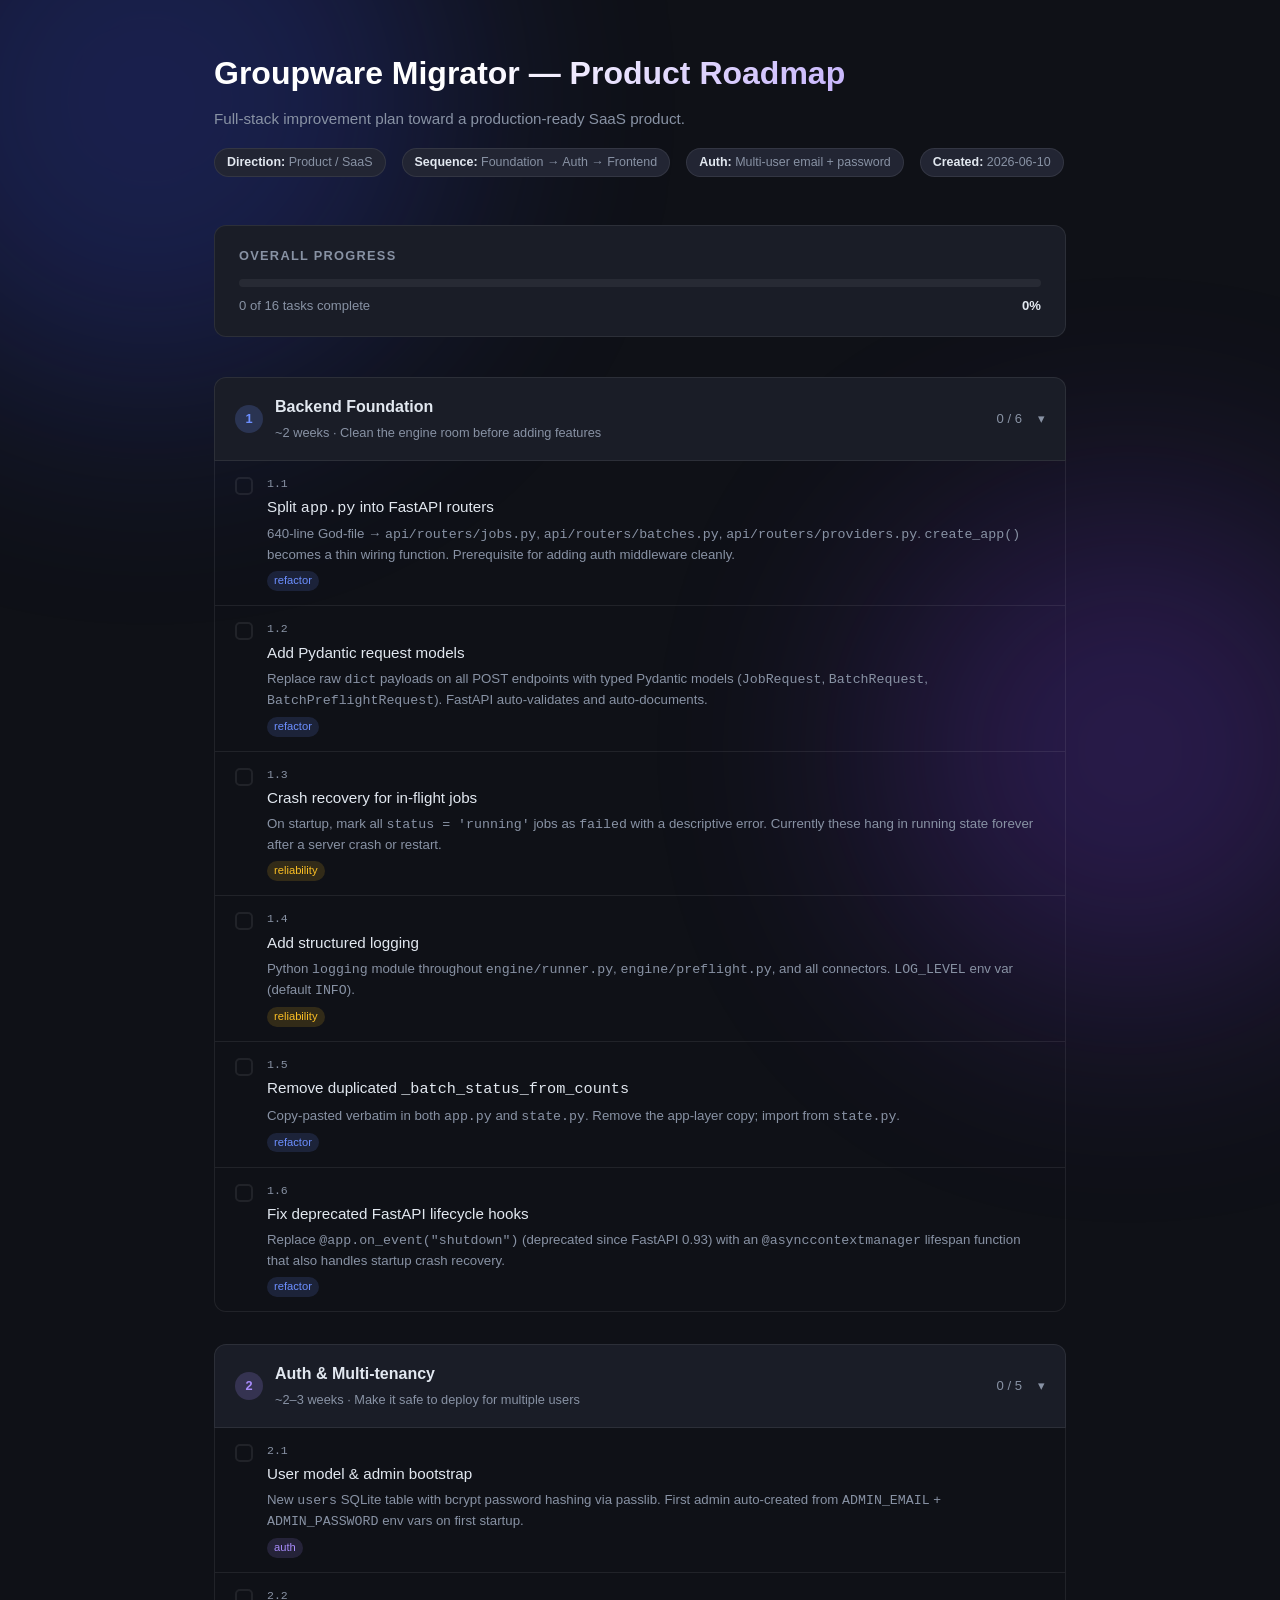
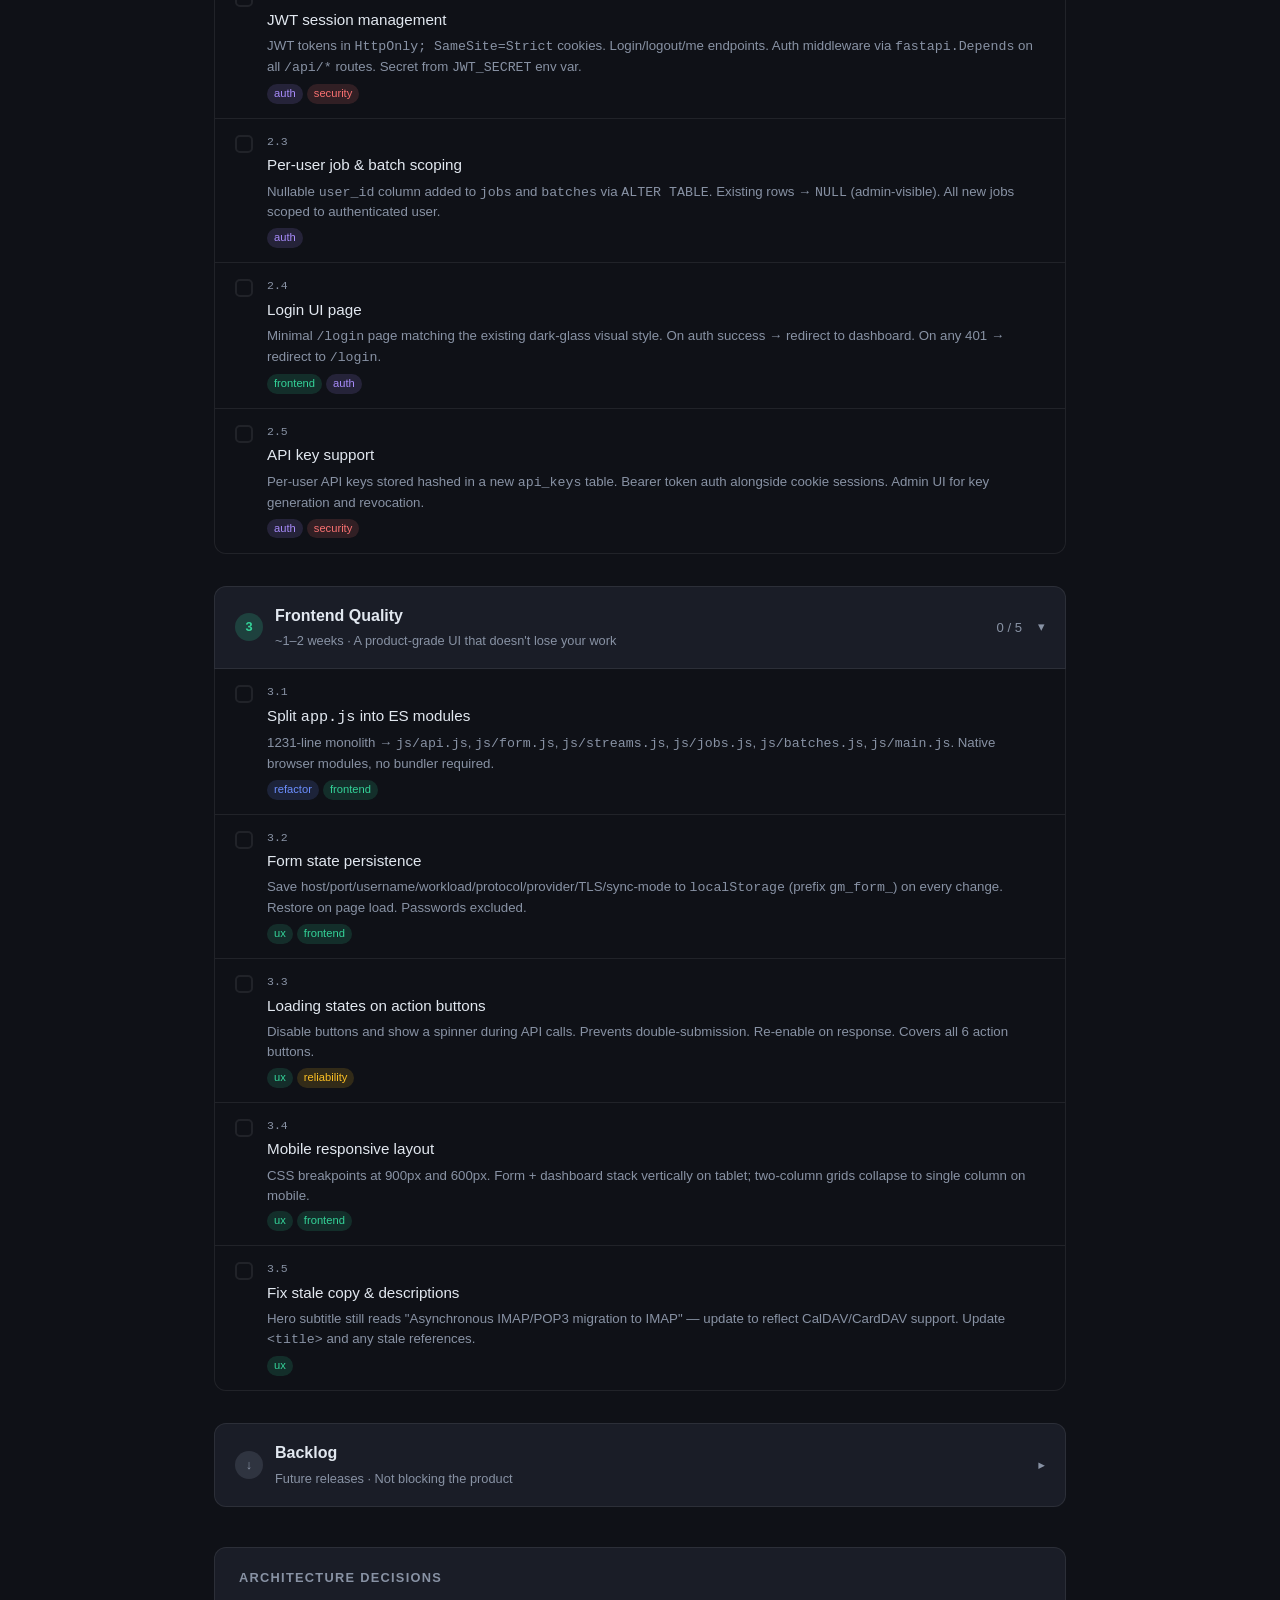
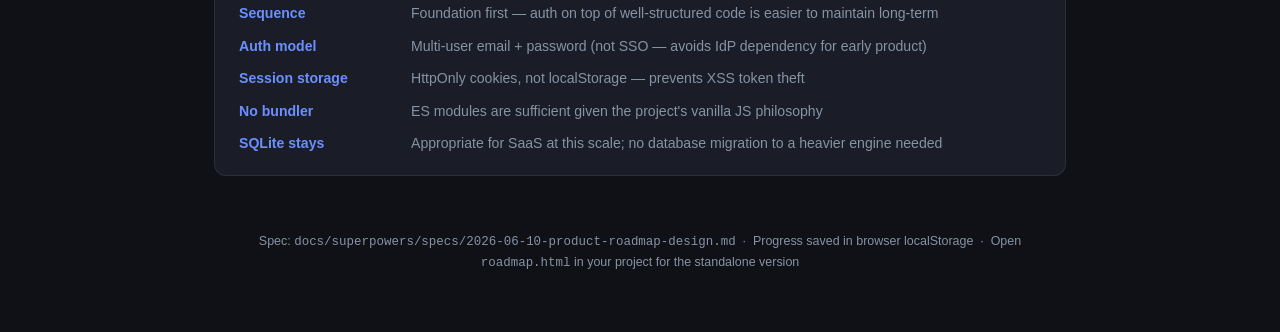
<file: .superpowers/brainstorm/19853-1781094905/content/roadmap-full.html>
<!DOCTYPE html>
<html lang="en">
<head>
  <meta charset="UTF-8" />
  <meta name="viewport" content="width=device-width, initial-scale=1.0" />
  <title>Groupware Migrator — Product Roadmap</title>
  <style>
    *, *::before, *::after { box-sizing: border-box; margin: 0; padding: 0; }
    :root {
      --bg: #0f1117; --surface: #1a1d27; --surface2: #222533;
      --border: rgba(255,255,255,0.08); --accent: #6c8fff; --accent2: #a78bfa;
      --green: #34d399; --yellow: #fbbf24; --red: #f87171;
      --text: #e2e8f0; --muted: #8892a4; --radius: 12px;
    }
    body { background: var(--bg); color: var(--text); font-family: -apple-system, BlinkMacSystemFont, "Segoe UI", sans-serif; font-size: 15px; line-height: 1.6; min-height: 100vh; }
    .orb { position: fixed; border-radius: 50%; filter: blur(120px); pointer-events: none; z-index: 0; opacity: 0.25; }
    .orb-a { width: 600px; height: 600px; background: #3b4ff0; top: -200px; left: -150px; }
    .orb-b { width: 500px; height: 500px; background: #7c3aed; bottom: -100px; right: -100px; }
    .container { position: relative; z-index: 1; max-width: 900px; margin: 0 auto; padding: 48px 24px 80px; }
    header { margin-bottom: 48px; }
    header h1 { font-size: 2rem; font-weight: 700; background: linear-gradient(135deg, #fff 30%, var(--accent2)); -webkit-background-clip: text; -webkit-text-fill-color: transparent; background-clip: text; }
    header p { color: var(--muted); margin-top: 8px; font-size: 0.95rem; }
    .meta { display: flex; gap: 16px; margin-top: 16px; flex-wrap: wrap; }
    .badge { background: var(--surface2); border: 1px solid var(--border); border-radius: 20px; padding: 4px 12px; font-size: 0.78rem; color: var(--muted); }
    .badge strong { color: var(--text); }
    .overall-progress { background: var(--surface); border: 1px solid var(--border); border-radius: var(--radius); padding: 20px 24px; margin-bottom: 40px; }
    .overall-progress h2 { font-size: 0.8rem; text-transform: uppercase; letter-spacing: 0.1em; color: var(--muted); margin-bottom: 12px; }
    .progress-bar-wrap { background: rgba(255,255,255,0.06); border-radius: 100px; height: 8px; overflow: hidden; }
    .progress-bar-fill { height: 100%; border-radius: 100px; background: linear-gradient(90deg, var(--accent), var(--accent2)); transition: width 0.4s ease; }
    .progress-label { display: flex; justify-content: space-between; margin-top: 8px; font-size: 0.82rem; color: var(--muted); }
    .progress-label span:last-child { font-weight: 600; color: var(--text); }
    .phase { margin-bottom: 32px; }
    .phase-header { display: flex; align-items: center; gap: 12px; background: var(--surface); border: 1px solid var(--border); border-radius: var(--radius) var(--radius) 0 0; padding: 16px 20px; cursor: pointer; user-select: none; transition: background 0.15s; }
    .phase-header:hover { background: var(--surface2); }
    .phase-header.collapsed { border-radius: var(--radius); }
    .phase-num { width: 28px; height: 28px; border-radius: 50%; display: flex; align-items: center; justify-content: center; font-size: 0.8rem; font-weight: 700; flex-shrink: 0; }
    .phase-1 .phase-num { background: rgba(108,143,255,0.2); color: var(--accent); }
    .phase-2 .phase-num { background: rgba(167,139,250,0.2); color: var(--accent2); }
    .phase-3 .phase-num { background: rgba(52,211,153,0.2); color: var(--green); }
    .phase-backlog .phase-num { background: rgba(136,146,164,0.2); color: var(--muted); }
    .phase-title { flex: 1; }
    .phase-title h2 { font-size: 1rem; font-weight: 600; }
    .phase-title small { color: var(--muted); font-size: 0.8rem; }
    .phase-progress { font-size: 0.82rem; color: var(--muted); margin-right: 4px; }
    .phase-chevron { color: var(--muted); font-size: 0.8rem; transition: transform 0.2s; }
    .phase-header.collapsed .phase-chevron { transform: rotate(-90deg); }
    .phase-body { border: 1px solid var(--border); border-top: none; border-radius: 0 0 var(--radius) var(--radius); overflow: hidden; }
    .phase-body.hidden { display: none; }
    .task { display: flex; align-items: flex-start; gap: 14px; padding: 14px 20px; border-bottom: 1px solid var(--border); transition: background 0.1s; }
    .task:last-child { border-bottom: none; }
    .task:hover { background: rgba(255,255,255,0.02); }
    .task.done { opacity: 0.5; }
    .task.done .task-title { text-decoration: line-through; color: var(--muted); }
    .task-check { flex-shrink: 0; margin-top: 2px; width: 18px; height: 18px; border-radius: 5px; border: 2px solid var(--border); background: transparent; cursor: pointer; appearance: none; -webkit-appearance: none; position: relative; transition: all 0.15s; }
    .task-check:checked { background: var(--green); border-color: var(--green); }
    .task-check:checked::after { content: '✓'; position: absolute; top: -1px; left: 2px; font-size: 11px; color: #0f1117; font-weight: 700; }
    .task-check:hover:not(:checked) { border-color: var(--accent); }
    .task-body { flex: 1; }
    .task-id { font-size: 0.72rem; color: var(--muted); font-family: monospace; margin-bottom: 2px; }
    .task-title { font-weight: 500; font-size: 0.95rem; }
    .task-desc { color: var(--muted); font-size: 0.83rem; margin-top: 4px; line-height: 1.5; }
    .task-tag { display: inline-block; font-size: 0.7rem; padding: 1px 7px; border-radius: 10px; margin-top: 6px; margin-right: 4px; }
    .tag-refactor { background: rgba(108,143,255,0.15); color: var(--accent); }
    .tag-reliability { background: rgba(251,191,36,0.15); color: var(--yellow); }
    .tag-auth { background: rgba(167,139,250,0.15); color: var(--accent2); }
    .tag-frontend { background: rgba(52,211,153,0.15); color: var(--green); }
    .tag-security { background: rgba(248,113,113,0.15); color: var(--red); }
    .tag-ux { background: rgba(52,211,153,0.15); color: var(--green); }
    .backlog-table { width: 100%; border-collapse: collapse; font-size: 0.88rem; }
    .backlog-table td { padding: 10px 20px; border-bottom: 1px solid var(--border); vertical-align: top; }
    .backlog-table tr:last-child td { border-bottom: none; }
    .backlog-table tr:hover td { background: rgba(255,255,255,0.02); }
    .backlog-table td:first-child { font-weight: 500; white-space: nowrap; padding-right: 8px; }
    .backlog-table td:last-child { color: var(--muted); }
    .decisions { margin-top: 40px; background: var(--surface); border: 1px solid var(--border); border-radius: var(--radius); padding: 20px 24px; }
    .decisions h2 { font-size: 0.8rem; text-transform: uppercase; letter-spacing: 0.1em; color: var(--muted); margin-bottom: 14px; }
    .decision { display: flex; gap: 12px; margin-bottom: 10px; font-size: 0.88rem; }
    .decision:last-child { margin-bottom: 0; }
    .decision-key { color: var(--accent); font-weight: 600; white-space: nowrap; min-width: 160px; }
    .decision-val { color: var(--muted); }
    footer { text-align: center; margin-top: 56px; font-size: 0.78rem; color: var(--muted); }
  </style>
</head>
<body>
  <div class="orb orb-a"></div>
  <div class="orb orb-b"></div>
  <div class="container">
    <header>
      <h1>Groupware Migrator — Product Roadmap</h1>
      <p>Full-stack improvement plan toward a production-ready SaaS product.</p>
      <div class="meta">
        <span class="badge"><strong>Direction:</strong> Product / SaaS</span>
        <span class="badge"><strong>Sequence:</strong> Foundation → Auth → Frontend</span>
        <span class="badge"><strong>Auth:</strong> Multi-user email + password</span>
        <span class="badge"><strong>Created:</strong> 2026-06-10</span>
      </div>
    </header>
    <div class="overall-progress">
      <h2>Overall Progress</h2>
      <div class="progress-bar-wrap"><div class="progress-bar-fill" id="overall-bar" style="width:0%"></div></div>
      <div class="progress-label"><span id="overall-label">0 of 16 tasks complete</span><span id="overall-pct">0%</span></div>
    </div>

    <div class="phase phase-1">
      <div class="phase-header" onclick="togglePhase('phase1')">
        <div class="phase-num">1</div>
        <div class="phase-title"><h2>Backend Foundation</h2><small>~2 weeks · Clean the engine room before adding features</small></div>
        <span class="phase-progress" id="phase1-progress">0 / 6</span><span class="phase-chevron">▾</span>
      </div>
      <div class="phase-body" id="phase1">
        <div class="task"><input type="checkbox" class="task-check" data-task="1-1" onchange="onCheck(this)"/><div class="task-body"><div class="task-id">1.1</div><div class="task-title">Split <code>app.py</code> into FastAPI routers</div><div class="task-desc">640-line God-file → <code>api/routers/jobs.py</code>, <code>api/routers/batches.py</code>, <code>api/routers/providers.py</code>. <code>create_app()</code> becomes a thin wiring function. Prerequisite for adding auth middleware cleanly.</div><span class="task-tag tag-refactor">refactor</span></div></div>
        <div class="task"><input type="checkbox" class="task-check" data-task="1-2" onchange="onCheck(this)"/><div class="task-body"><div class="task-id">1.2</div><div class="task-title">Add Pydantic request models</div><div class="task-desc">Replace raw <code>dict</code> payloads on all POST endpoints with typed Pydantic models (<code>JobRequest</code>, <code>BatchRequest</code>, <code>BatchPreflightRequest</code>). FastAPI auto-validates and auto-documents.</div><span class="task-tag tag-refactor">refactor</span></div></div>
        <div class="task"><input type="checkbox" class="task-check" data-task="1-3" onchange="onCheck(this)"/><div class="task-body"><div class="task-id">1.3</div><div class="task-title">Crash recovery for in-flight jobs</div><div class="task-desc">On startup, mark all <code>status = 'running'</code> jobs as <code>failed</code> with a descriptive error. Currently these hang in running state forever after a server crash or restart.</div><span class="task-tag tag-reliability">reliability</span></div></div>
        <div class="task"><input type="checkbox" class="task-check" data-task="1-4" onchange="onCheck(this)"/><div class="task-body"><div class="task-id">1.4</div><div class="task-title">Add structured logging</div><div class="task-desc">Python <code>logging</code> module throughout <code>engine/runner.py</code>, <code>engine/preflight.py</code>, and all connectors. <code>LOG_LEVEL</code> env var (default <code>INFO</code>).</div><span class="task-tag tag-reliability">reliability</span></div></div>
        <div class="task"><input type="checkbox" class="task-check" data-task="1-5" onchange="onCheck(this)"/><div class="task-body"><div class="task-id">1.5</div><div class="task-title">Remove duplicated <code>_batch_status_from_counts</code></div><div class="task-desc">Copy-pasted verbatim in both <code>app.py</code> and <code>state.py</code>. Remove the app-layer copy; import from <code>state.py</code>.</div><span class="task-tag tag-refactor">refactor</span></div></div>
        <div class="task"><input type="checkbox" class="task-check" data-task="1-6" onchange="onCheck(this)"/><div class="task-body"><div class="task-id">1.6</div><div class="task-title">Fix deprecated FastAPI lifecycle hooks</div><div class="task-desc">Replace <code>@app.on_event("shutdown")</code> (deprecated since FastAPI 0.93) with an <code>@asynccontextmanager</code> lifespan function that also handles startup crash recovery.</div><span class="task-tag tag-refactor">refactor</span></div></div>
      </div>
    </div>

    <div class="phase phase-2">
      <div class="phase-header" onclick="togglePhase('phase2')">
        <div class="phase-num">2</div>
        <div class="phase-title"><h2>Auth &amp; Multi-tenancy</h2><small>~2–3 weeks · Make it safe to deploy for multiple users</small></div>
        <span class="phase-progress" id="phase2-progress">0 / 5</span><span class="phase-chevron">▾</span>
      </div>
      <div class="phase-body" id="phase2">
        <div class="task"><input type="checkbox" class="task-check" data-task="2-1" onchange="onCheck(this)"/><div class="task-body"><div class="task-id">2.1</div><div class="task-title">User model &amp; admin bootstrap</div><div class="task-desc">New <code>users</code> SQLite table with bcrypt password hashing via passlib. First admin auto-created from <code>ADMIN_EMAIL</code> + <code>ADMIN_PASSWORD</code> env vars on first startup.</div><span class="task-tag tag-auth">auth</span></div></div>
        <div class="task"><input type="checkbox" class="task-check" data-task="2-2" onchange="onCheck(this)"/><div class="task-body"><div class="task-id">2.2</div><div class="task-title">JWT session management</div><div class="task-desc">JWT tokens in <code>HttpOnly; SameSite=Strict</code> cookies. Login/logout/me endpoints. Auth middleware via <code>fastapi.Depends</code> on all <code>/api/*</code> routes. Secret from <code>JWT_SECRET</code> env var.</div><span class="task-tag tag-auth">auth</span><span class="task-tag tag-security">security</span></div></div>
        <div class="task"><input type="checkbox" class="task-check" data-task="2-3" onchange="onCheck(this)"/><div class="task-body"><div class="task-id">2.3</div><div class="task-title">Per-user job &amp; batch scoping</div><div class="task-desc">Nullable <code>user_id</code> column added to <code>jobs</code> and <code>batches</code> via <code>ALTER TABLE</code>. Existing rows → <code>NULL</code> (admin-visible). All new jobs scoped to authenticated user.</div><span class="task-tag tag-auth">auth</span></div></div>
        <div class="task"><input type="checkbox" class="task-check" data-task="2-4" onchange="onCheck(this)"/><div class="task-body"><div class="task-id">2.4</div><div class="task-title">Login UI page</div><div class="task-desc">Minimal <code>/login</code> page matching the existing dark-glass visual style. On auth success → redirect to dashboard. On any 401 → redirect to <code>/login</code>.</div><span class="task-tag tag-frontend">frontend</span><span class="task-tag tag-auth">auth</span></div></div>
        <div class="task"><input type="checkbox" class="task-check" data-task="2-5" onchange="onCheck(this)"/><div class="task-body"><div class="task-id">2.5</div><div class="task-title">API key support</div><div class="task-desc">Per-user API keys stored hashed in a new <code>api_keys</code> table. Bearer token auth alongside cookie sessions. Admin UI for key generation and revocation.</div><span class="task-tag tag-auth">auth</span><span class="task-tag tag-security">security</span></div></div>
      </div>
    </div>

    <div class="phase phase-3">
      <div class="phase-header" onclick="togglePhase('phase3')">
        <div class="phase-num">3</div>
        <div class="phase-title"><h2>Frontend Quality</h2><small>~1–2 weeks · A product-grade UI that doesn't lose your work</small></div>
        <span class="phase-progress" id="phase3-progress">0 / 5</span><span class="phase-chevron">▾</span>
      </div>
      <div class="phase-body" id="phase3">
        <div class="task"><input type="checkbox" class="task-check" data-task="3-1" onchange="onCheck(this)"/><div class="task-body"><div class="task-id">3.1</div><div class="task-title">Split <code>app.js</code> into ES modules</div><div class="task-desc">1231-line monolith → <code>js/api.js</code>, <code>js/form.js</code>, <code>js/streams.js</code>, <code>js/jobs.js</code>, <code>js/batches.js</code>, <code>js/main.js</code>. Native browser modules, no bundler required.</div><span class="task-tag tag-refactor">refactor</span><span class="task-tag tag-frontend">frontend</span></div></div>
        <div class="task"><input type="checkbox" class="task-check" data-task="3-2" onchange="onCheck(this)"/><div class="task-body"><div class="task-id">3.2</div><div class="task-title">Form state persistence</div><div class="task-desc">Save host/port/username/workload/protocol/provider/TLS/sync-mode to <code>localStorage</code> (prefix <code>gm_form_</code>) on every change. Restore on page load. Passwords excluded.</div><span class="task-tag tag-ux">ux</span><span class="task-tag tag-frontend">frontend</span></div></div>
        <div class="task"><input type="checkbox" class="task-check" data-task="3-3" onchange="onCheck(this)"/><div class="task-body"><div class="task-id">3.3</div><div class="task-title">Loading states on action buttons</div><div class="task-desc">Disable buttons and show a spinner during API calls. Prevents double-submission. Re-enable on response. Covers all 6 action buttons.</div><span class="task-tag tag-ux">ux</span><span class="task-tag tag-reliability">reliability</span></div></div>
        <div class="task"><input type="checkbox" class="task-check" data-task="3-4" onchange="onCheck(this)"/><div class="task-body"><div class="task-id">3.4</div><div class="task-title">Mobile responsive layout</div><div class="task-desc">CSS breakpoints at 900px and 600px. Form + dashboard stack vertically on tablet; two-column grids collapse to single column on mobile.</div><span class="task-tag tag-ux">ux</span><span class="task-tag tag-frontend">frontend</span></div></div>
        <div class="task"><input type="checkbox" class="task-check" data-task="3-5" onchange="onCheck(this)"/><div class="task-body"><div class="task-id">3.5</div><div class="task-title">Fix stale copy &amp; descriptions</div><div class="task-desc">Hero subtitle still reads "Asynchronous IMAP/POP3 migration to IMAP" — update to reflect CalDAV/CardDAV support. Update <code>&lt;title&gt;</code> and any stale references.</div><span class="task-tag tag-ux">ux</span></div></div>
      </div>
    </div>

    <div class="phase phase-backlog">
      <div class="phase-header collapsed" onclick="togglePhase('backlog')">
        <div class="phase-num">↓</div>
        <div class="phase-title"><h2>Backlog</h2><small>Future releases · Not blocking the product</small></div>
        <span class="phase-chevron" style="transform:rotate(-90deg)">▾</span>
      </div>
      <div class="phase-body hidden" id="backlog">
        <table class="backlog-table">
          <tr><td>Docker image + <code>docker-compose.yml</code></td><td>Prerequisite for easy self-hosted deployment</td></tr>
          <tr><td>GitHub Actions CI</td><td>Lint (ruff) + tests (unittest) on push/PR</td></tr>
          <tr><td>OpenAPI schema export</td><td>FastAPI auto-generates; add export script and version pinning</td></tr>
          <tr><td>Adaptive SSE polling</td><td>Back off interval when jobs are idle; currently fixed 1–1.5s</td></tr>
          <tr><td>Tasks / Notes workload</td><td>Already modeled in domain layer, needs connector + runner wiring</td></tr>
          <tr><td>WebDAV library for CalDAV/CardDAV</td><td>Replace raw HTTP in <code>dav.py</code> with <code>caldav</code> library</td></tr>
          <tr><td>Webhooks on job completion</td><td>POST callback URL with job report payload</td></tr>
          <tr><td>Rate limiting on batch preflight</td><td>Prevent abuse on the preflight endpoint</td></tr>
          <tr><td>Role-based access control</td><td>Admin / operator / viewer beyond the <code>is_admin</code> flag</td></tr>
          <tr><td>Password reset flow</td><td>Email-based reset; requires SMTP config</td></tr>
        </table>
      </div>
    </div>

    <div class="decisions">
      <h2>Architecture Decisions</h2>
      <div class="decision"><span class="decision-key">Sequence</span><span class="decision-val">Foundation first — auth on top of well-structured code is easier to maintain long-term</span></div>
      <div class="decision"><span class="decision-key">Auth model</span><span class="decision-val">Multi-user email + password (not SSO — avoids IdP dependency for early product)</span></div>
      <div class="decision"><span class="decision-key">Session storage</span><span class="decision-val">HttpOnly cookies, not localStorage — prevents XSS token theft</span></div>
      <div class="decision"><span class="decision-key">No bundler</span><span class="decision-val">ES modules are sufficient given the project's vanilla JS philosophy</span></div>
      <div class="decision"><span class="decision-key">SQLite stays</span><span class="decision-val">Appropriate for SaaS at this scale; no database migration to a heavier engine needed</span></div>
    </div>

    <footer>
      Spec: <code>docs/superpowers/specs/2026-06-10-product-roadmap-design.md</code>
      &nbsp;·&nbsp; Progress saved in browser localStorage &nbsp;·&nbsp; Open <code>roadmap.html</code> in your project for the standalone version
    </footer>
  </div>

  <script>
    const STORAGE_KEY = 'gm_roadmap_checks';
    function loadChecks() { try { return JSON.parse(localStorage.getItem(STORAGE_KEY) || '{}'); } catch { return {}; } }
    function saveChecks(c) { localStorage.setItem(STORAGE_KEY, JSON.stringify(c)); }
    function onCheck(el) { const c = loadChecks(); c[el.dataset.task] = el.checked; saveChecks(c); updateTask(el); updateProgress(); }
    function updateTask(el) { el.closest('.task').classList.toggle('done', el.checked); }
    const PHASE_TASKS = { phase1: ['1-1','1-2','1-3','1-4','1-5','1-6'], phase2: ['2-1','2-2','2-3','2-4','2-5'], phase3: ['3-1','3-2','3-3','3-4','3-5'] };
    const TOTAL = 16;
    function updateProgress() {
      const c = loadChecks(); let done = 0;
      for (const [p, tasks] of Object.entries(PHASE_TASKS)) {
        const d = tasks.filter(t => c[t]).length; done += d;
        const el = document.getElementById(p + '-progress'); if (el) el.textContent = d + ' / ' + tasks.length;
      }
      const pct = Math.round(done / TOTAL * 100);
      document.getElementById('overall-bar').style.width = pct + '%';
      document.getElementById('overall-label').textContent = done + ' of ' + TOTAL + ' tasks complete';
      document.getElementById('overall-pct').textContent = pct + '%';
    }
    function togglePhase(id) {
      const body = document.getElementById(id), header = body.previousElementSibling;
      const hidden = body.classList.contains('hidden');
      body.classList.toggle('hidden', !hidden); header.classList.toggle('collapsed', !hidden);
    }
    (function init() {
      const c = loadChecks();
      document.querySelectorAll('.task-check').forEach(el => { if (c[el.dataset.task]) { el.checked = true; updateTask(el); } });
      updateProgress();
    })();
  </script>
</body>
</html>
</file>
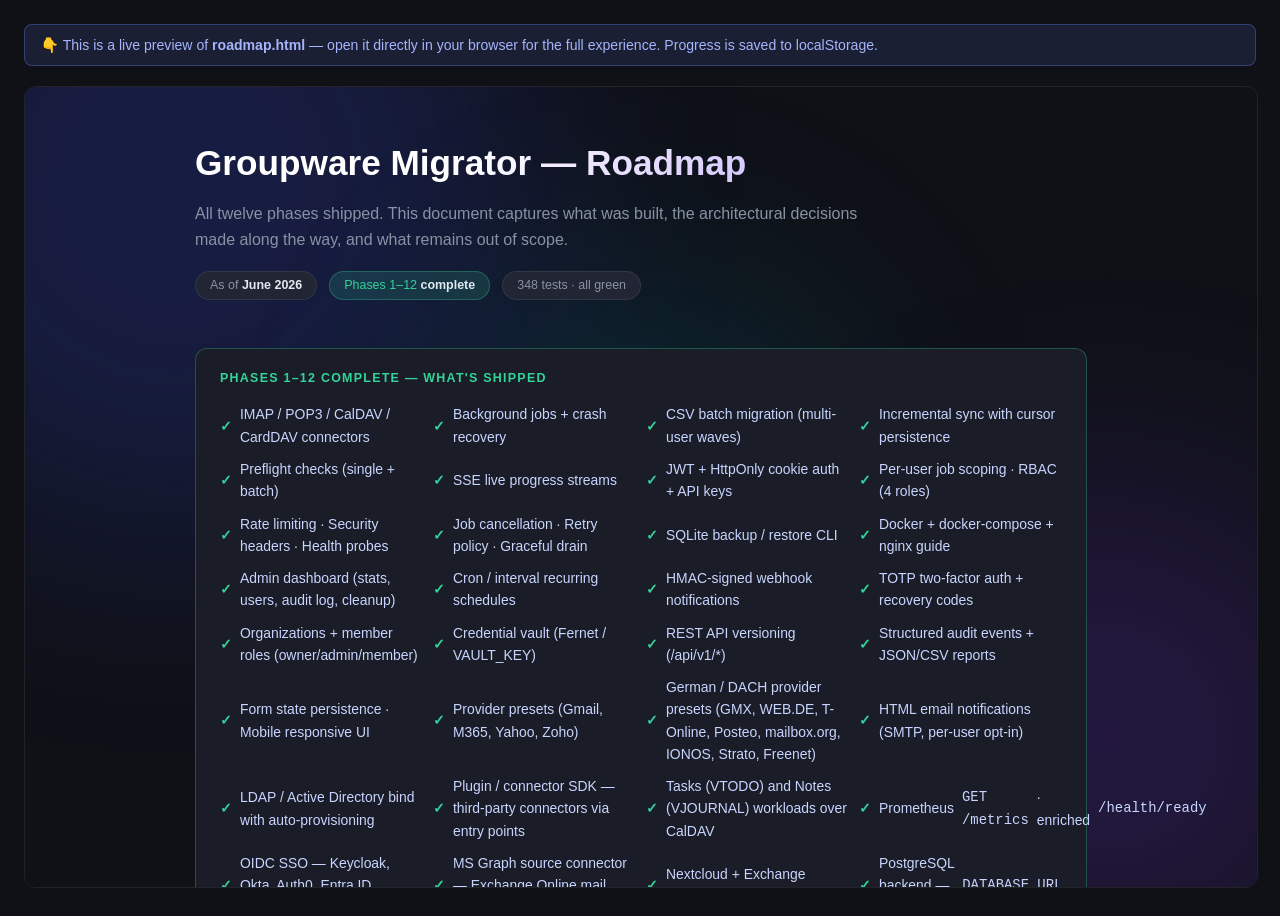
<file: .superpowers/brainstorm/19853-1781094905/content/roadmap-preview.html>
<!DOCTYPE html>
<html lang="en">
<head>
  <meta charset="UTF-8" />
  <style>
    body { background: #0f1117; color: #e2e8f0; font-family: -apple-system, BlinkMacSystemFont, "Segoe UI", sans-serif; margin: 0; padding: 24px; }
    .note { background: rgba(108,143,255,0.12); border: 1px solid rgba(108,143,255,0.3); border-radius: 8px; padding: 12px 16px; font-size: 0.88rem; color: #a5b4fc; margin-bottom: 20px; }
    iframe { width: 100%; height: calc(100vh - 100px); border: 1px solid rgba(255,255,255,0.08); border-radius: 12px; }
  </style>
</head>
<body>
  <div class="note">
    👇 This is a live preview of <strong>roadmap.html</strong> — open it directly in your browser for the full experience. Progress is saved to localStorage.
  </div>
  <iframe src="/roadmap.html" title="Roadmap preview"></iframe>
</body>
</html>
</file>
